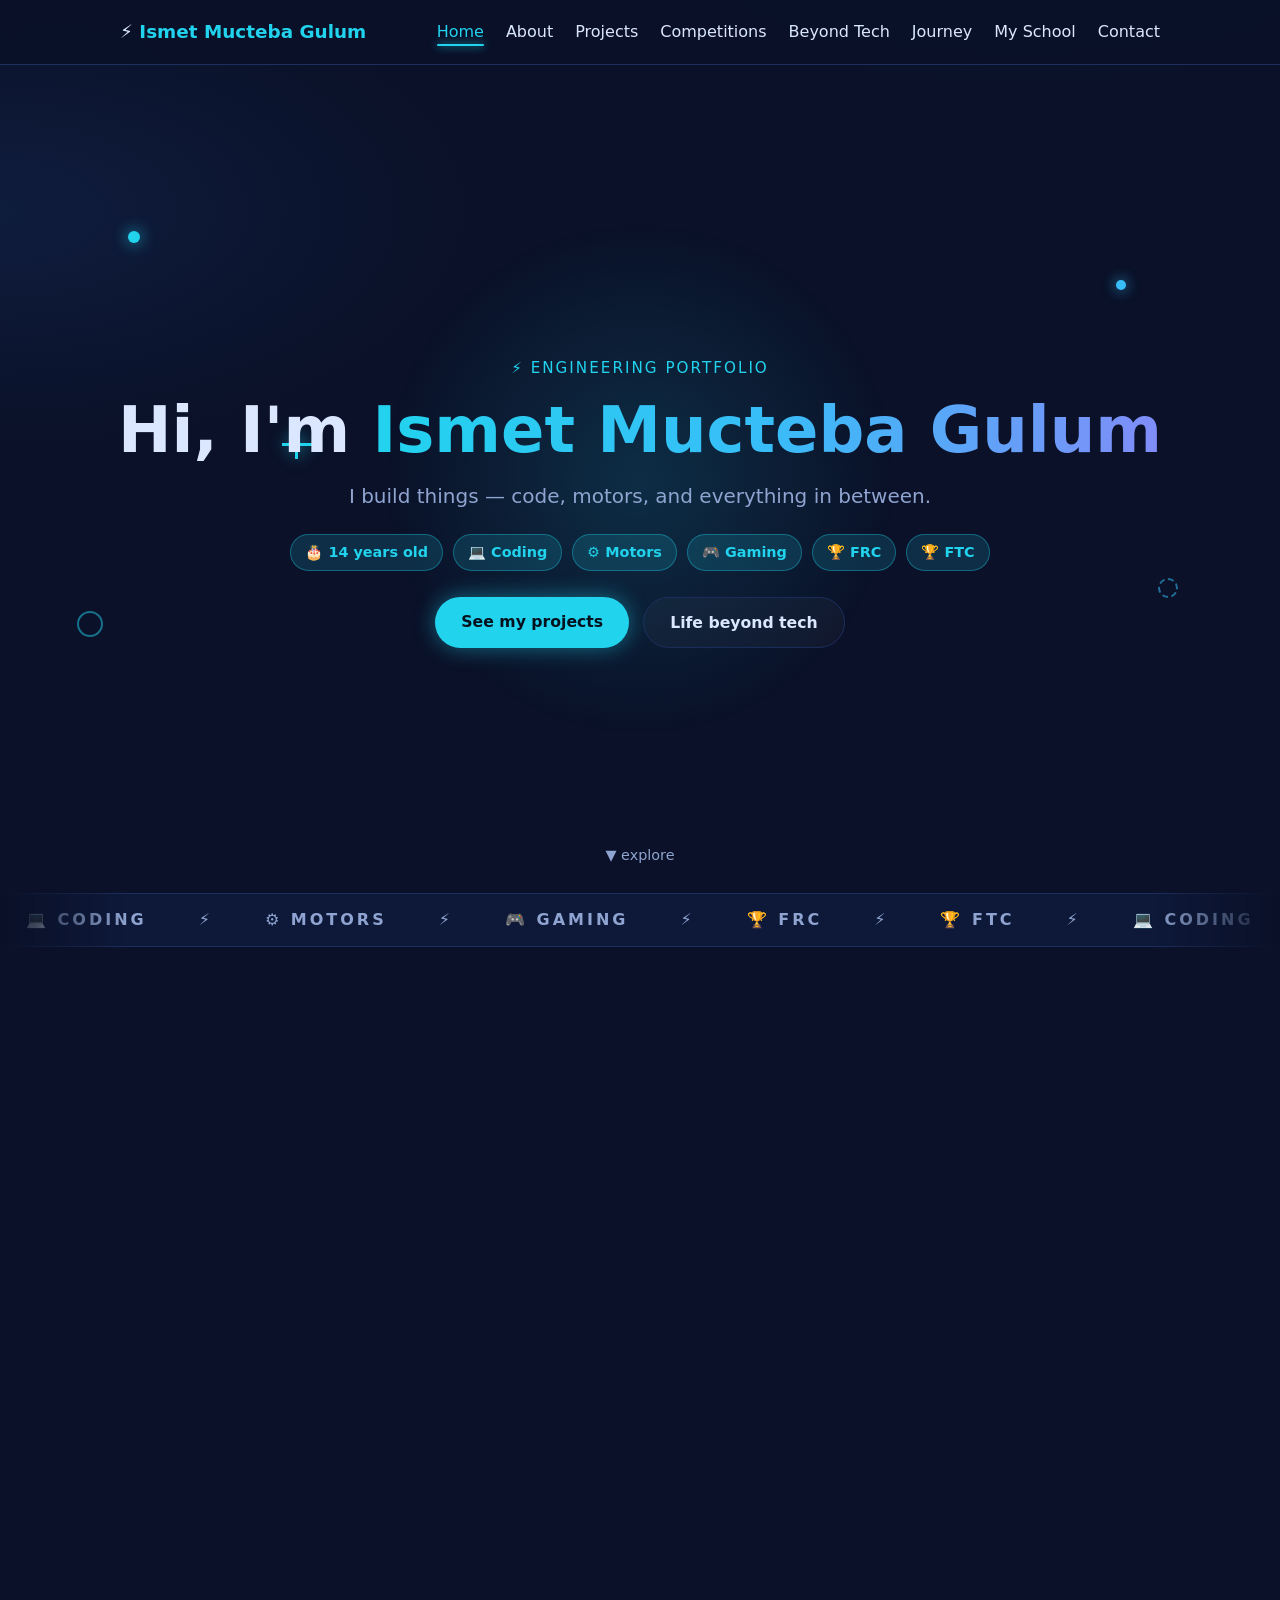
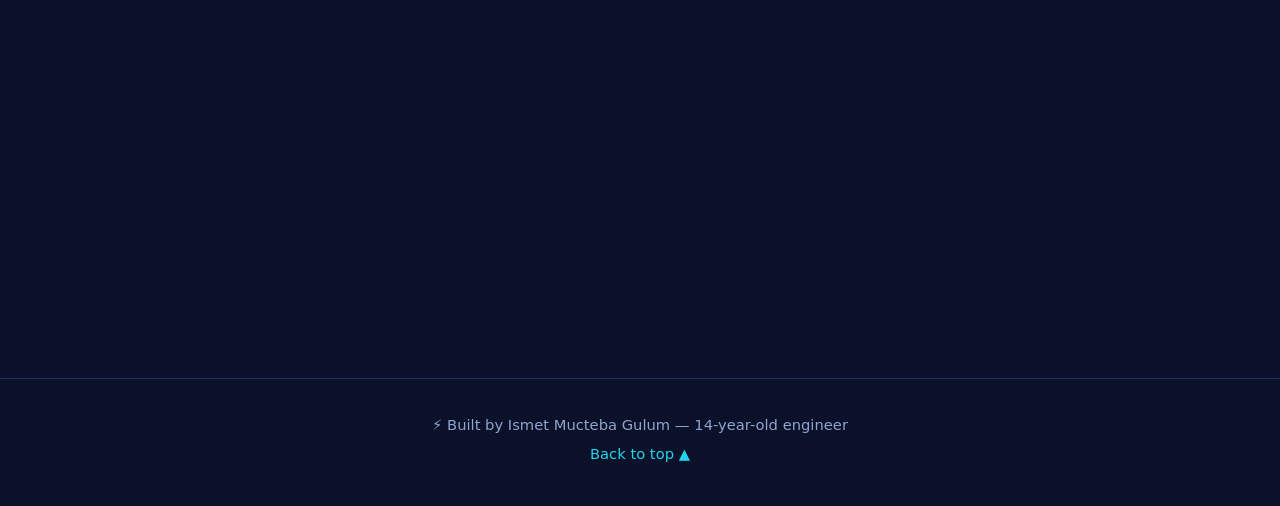
<file: index.html>
<!DOCTYPE html>
<html lang="en">
<head>
  <meta charset="UTF-8" />
  <meta name="viewport" content="width=device-width, initial-scale=1.0" />
  <meta name="theme-color" content="#0a1128" />
  <title>Ismet Mucteba Gulum — Engineering Portfolio</title>
  <meta name="description" content="Portfolio of Ismet Mucteba Gulum, 14-year-old builder into coding, motors, and gaming." />

  <!-- favicon -->
  <link rel="icon" href="data:image/svg+xml,<svg xmlns='http://www.w3.org/2000/svg' viewBox='0 0 100 100'><text y='.9em' font-size='90'>⚡</text></svg>" />

  <!-- speed up page switching -->
  <link rel="prefetch" href="about.html" />
  <link rel="prefetch" href="projects.html" />
  <link rel="prefetch" href="competitions.html" />
  <link rel="prefetch" href="beyond.html" />

  <link rel="stylesheet" href="css/style.css" />
  <!-- if JavaScript is off, just show everything -->
  <noscript><style>.reveal { opacity: 1 !important; transform: none !important; filter: none !important; }</style></noscript>
</head>
<body>

  <!-- scroll progress bar -->
  <div class="progress" id="progressBar" aria-hidden="true"></div>

  <!-- ==========================================================
       EDIT ME #1 — your real name "Ismet Mucteba Gulum" is set here
       (logo, title, hero, footer). Edit this file to change it.
       ========================================================== -->
  <header class="nav" id="top">
    <nav class="nav-inner">
      <a href="index.html" class="logo">⚡ <span>Ismet Mucteba Gulum</span></a>
      <button class="nav-toggle" id="navToggle" aria-label="Open menu">☰</button>
      <ul class="nav-links" id="navLinks">
        <li><a href="index.html" class="active">Home</a></li>
        <li><a href="about.html">About</a></li>
        <li><a href="projects.html">Projects</a></li>
        <li><a href="competitions.html">Competitions</a></li>
        <li><a href="beyond.html">Beyond Tech</a></li>
        <li><a href="journey.html">Journey</a></li>
        <li><a href="school.html">My School</a></li>
        <li><a href="contact.html">Contact</a></li>
      </ul>
    </nav>
  </header>

  <!-- HERO -->
  <section class="hero reveal">
    <div class="hero-glow-wrap" data-parallax="-0.18">
      <div class="hero-glow"></div>
    </div>

    <span class="shape shape-1"><span class="shape-inner"></span></span>
    <span class="shape shape-2"><span class="shape-inner"></span></span>
    <span class="shape shape-3"><span class="shape-inner"></span></span>
    <span class="shape shape-4"><span class="shape-inner"></span></span>
    <span class="shape shape-5"><span class="shape-inner"></span></span>

    <div class="hero-stack" data-parallax="0.07">
      <p class="hero-eyebrow">⚡ Engineering Portfolio</p>
      <!-- EDIT ME #2 — change the name below -->
      <h1>Hi, I'm <span class="accent">Ismet Mucteba Gulum</span></h1>
      <p class="hero-sub">I build things — code, motors, and everything in between.</p>
      <div class="badge-row">
        <span class="badge">🎂 14 years old</span>
        <span class="badge">💻 Coding</span>
        <span class="badge">⚙️ Motors</span>
        <span class="badge">🎮 Gaming</span>
        <span class="badge">🏆 FRC</span>
        <span class="badge">🏆 FTC</span>
      </div>
      <div class="hero-buttons">
        <a class="btn btn-primary" href="projects.html">See my projects</a>
        <a class="btn btn-ghost" href="beyond.html">Life beyond tech</a>
      </div>
    </div>
    <a class="scroll-cue" href="#explore">▼ explore</a>
  </section>

  <!-- scrolling keyword strip -->
  <div class="marquee" aria-hidden="true">
    <div class="marquee-track">
      <div class="marquee-half">
        <span>💻 CODING</span><span>⚡</span><span>⚙️ MOTORS</span><span>⚡</span>
        <span>🎮 GAMING</span><span>⚡</span><span>🏆 FRC</span><span>⚡</span>
        <span>🏆 FTC</span><span>⚡</span>
      </div>
      <div class="marquee-half">
        <span>💻 CODING</span><span>⚡</span><span>⚙️ MOTORS</span><span>⚡</span>
        <span>🎮 GAMING</span><span>⚡</span><span>🏆 FRC</span><span>⚡</span>
        <span>🏆 FTC</span><span>⚡</span>
      </div>
    </div>
  </div>

  <!-- EXPLORE — pick a page (the site is multi-page, not one long scroll!) -->
  <section id="explore" class="section reveal">
    <h2 class="section-title">Explore My Site</h2>
    <p class="section-hint">Every part lives on its own page — click to switch.</p>
    <div class="explore-grid">
      <a class="explore-card reveal" href="about.html">
        <span class="explore-icon">👋</span>
        <h3>About Me</h3>
        <p>Who I am, my age, and what I work with.</p>
        <span class="explore-go">Open →</span>
      </a>
      <a class="explore-card reveal" href="projects.html">
        <span class="explore-icon">🛠️</span>
        <h3>Projects</h3>
        <p>My builds — code, motors, and whatever I'm making.</p>
        <span class="explore-go">Open →</span>
      </a>
      <a class="explore-card reveal" href="beyond.html">
        <span class="explore-icon">🎮</span>
        <h3>Beyond Tech</h3>
        <p>Gaming and the rest of my life outside building.</p>
        <span class="explore-go">Open →</span>
      </a>
      <a class="explore-card reveal" href="competitions.html">
        <span class="explore-icon">🏆</span>
        <h3>Competitions</h3>
        <p>FRC &amp; FTC — the FIRST robotics I compete with.</p>
        <span class="explore-go">Open →</span>
      </a>
      <a class="explore-card reveal" href="journey.html">
        <span class="explore-icon">🗺️</span>
        <h3>My Journey</h3>
        <p>Milestones from first spark to where I am now.</p>
        <span class="explore-go">Open →</span>
      </a>
      <a class="explore-card reveal" href="school.html">
        <span class="explore-icon">🏫</span>
        <h3>My School</h3>
        <p>Harmony Science Academy + a live map.</p>
        <span class="explore-go">Open →</span>
      </a>
      <a class="explore-card reveal" href="contact.html">
        <span class="explore-icon">📧</span>
        <h3>Contact</h3>
        <p>Say hi or join me on a build.</p>
        <span class="explore-go">Open →</span>
      </a>
    </div>
  </section>

  <footer class="footer">
    <p>⚡ Built by <span>Ismet Mucteba Gulum</span> — 14-year-old engineer</p>
    <p><a href="#top">Back to top ▲</a></p>
  </footer>

  <!-- back to top floating button -->
  <a href="#top" class="to-top" id="toTop" aria-label="Back to top">▲</a>

  <script src="js/main.js"></script>
</body>
</html>
</file>
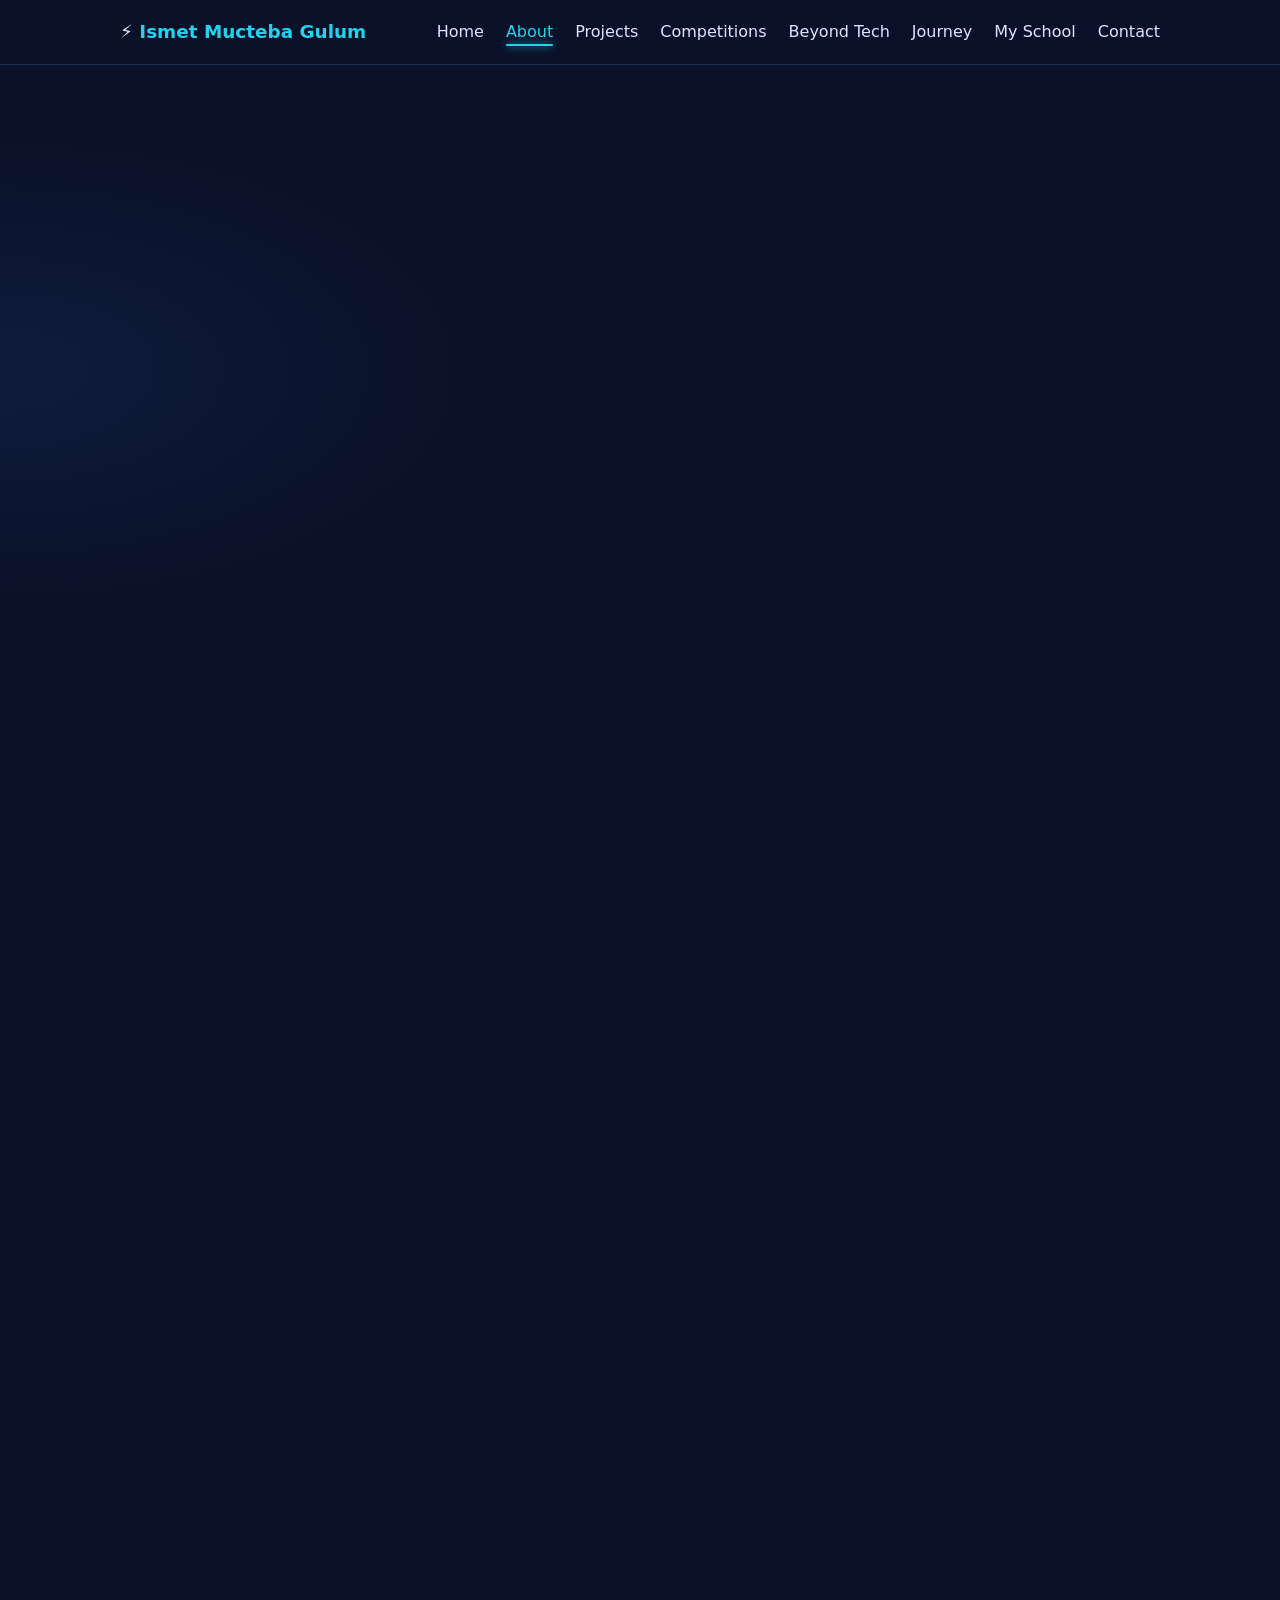
<file: about.html>
<!DOCTYPE html>
<html lang="en">
<head>
  <meta charset="UTF-8" />
  <meta name="viewport" content="width=device-width, initial-scale=1.0" />
  <meta name="theme-color" content="#0a1128" />
  <title>About — Ismet Mucteba Gulum</title>
  <meta name="description" content="About Ismet Mucteba Gulum, 14-year-old builder into coding, motors, and gaming at Harmony Science Academy." />

  <link rel="icon" href="data:image/svg+xml,<svg xmlns='http://www.w3.org/2000/svg' viewBox='0 0 100 100'><text y='.9em' font-size='90'>👋</text></svg>" />

  <!-- speed up page switching -->
  <link rel="prefetch" href="index.html" />
  <link rel="prefetch" href="projects.html" />
  <link rel="prefetch" href="journey.html" />

  <link rel="stylesheet" href="css/style.css" />
  <noscript><style>.reveal { opacity: 1 !important; transform: none !important; filter: none !important; }</style></noscript>
</head>
<body>

  <div class="progress" id="progressBar" aria-hidden="true"></div>

  <header class="nav" id="top">
    <nav class="nav-inner">
      <a href="index.html" class="logo">⚡ <span>Ismet Mucteba Gulum</span></a>
      <button class="nav-toggle" id="navToggle" aria-label="Open menu">☰</button>
      <ul class="nav-links" id="navLinks">
        <li><a href="index.html">Home</a></li>
        <li><a href="about.html" class="active">About</a></li>
        <li><a href="projects.html">Projects</a></li>
        <li><a href="competitions.html">Competitions</a></li>
        <li><a href="beyond.html">Beyond Tech</a></li>
        <li><a href="journey.html">Journey</a></li>
        <li><a href="school.html">My School</a></li>
        <li><a href="contact.html">Contact</a></li>
      </ul>
    </nav>
  </header>

  <section class="hero page-hero reveal">
    <p class="hero-eyebrow">👋 About</p>
    <h1>Who I Am</h1>
    <p class="hero-sub">14-year-old builder — coding, motors, and a lot more.</p>
  </section>

  <section class="section reveal">
    <h2 class="section-title">About Me</h2>
    <div class="card about-card">
      <!-- EDIT ME — replace this paragraph with your real story -->
      <p>
        I'm <strong>Ismet Mucteba Gulum</strong>, a <strong>14-year-old</strong> student at
        <a href="school.html">Harmony Science Academy</a>. I love taking ideas and turning
        them into real things — programs that run and builds that work.
      </p>
      <p>
        When I'm not building, I'm gaming or doing <a href="beyond.html">everything else
        on my Beyond Tech page</a>. I also build robots for <a href="competitions.html">FRC &amp; FTC
        competitions</a>. This site is my growing portfolio.
      </p>
    </div>
  </section>

  <section class="section reveal">
    <h2 class="section-title">What I'm Into</h2>
    <div class="grid-3">
      <div class="card skill-card reveal">
        <div class="skill-icon tilt">💻</div>
        <h3>Coding</h3>
        <p>Writing programs, games, and websites — making software that solves problems.</p>
      </div>
      <div class="card skill-card reveal">
        <div class="skill-icon tilt">⚙️</div>
        <h3>Motors &amp; Mechanics</h3>
        <p>Motors, gears, and moving parts — projects that spin, roll, and power up.</p>
      </div>
      <div class="card skill-card reveal">
        <div class="skill-icon tilt">🎮</div>
        <h3>Gaming &amp; More</h3>
        <p>What I do when I'm not building — games and everything else on my <a href="beyond.html">Beyond Tech page</a>.</p>
      </div>
    </div>
  </section>

  <footer class="footer">
    <p>⚡ Built by <span>Ismet Mucteba Gulum</span> — 14-year-old engineer</p>
    <p><a href="index.html">Home ▲</a></p>
  </footer>

  <a href="#top" class="to-top" id="toTop" aria-label="Back to top">▲</a>

  <script src="js/main.js"></script>
</body>
</html>
</file>
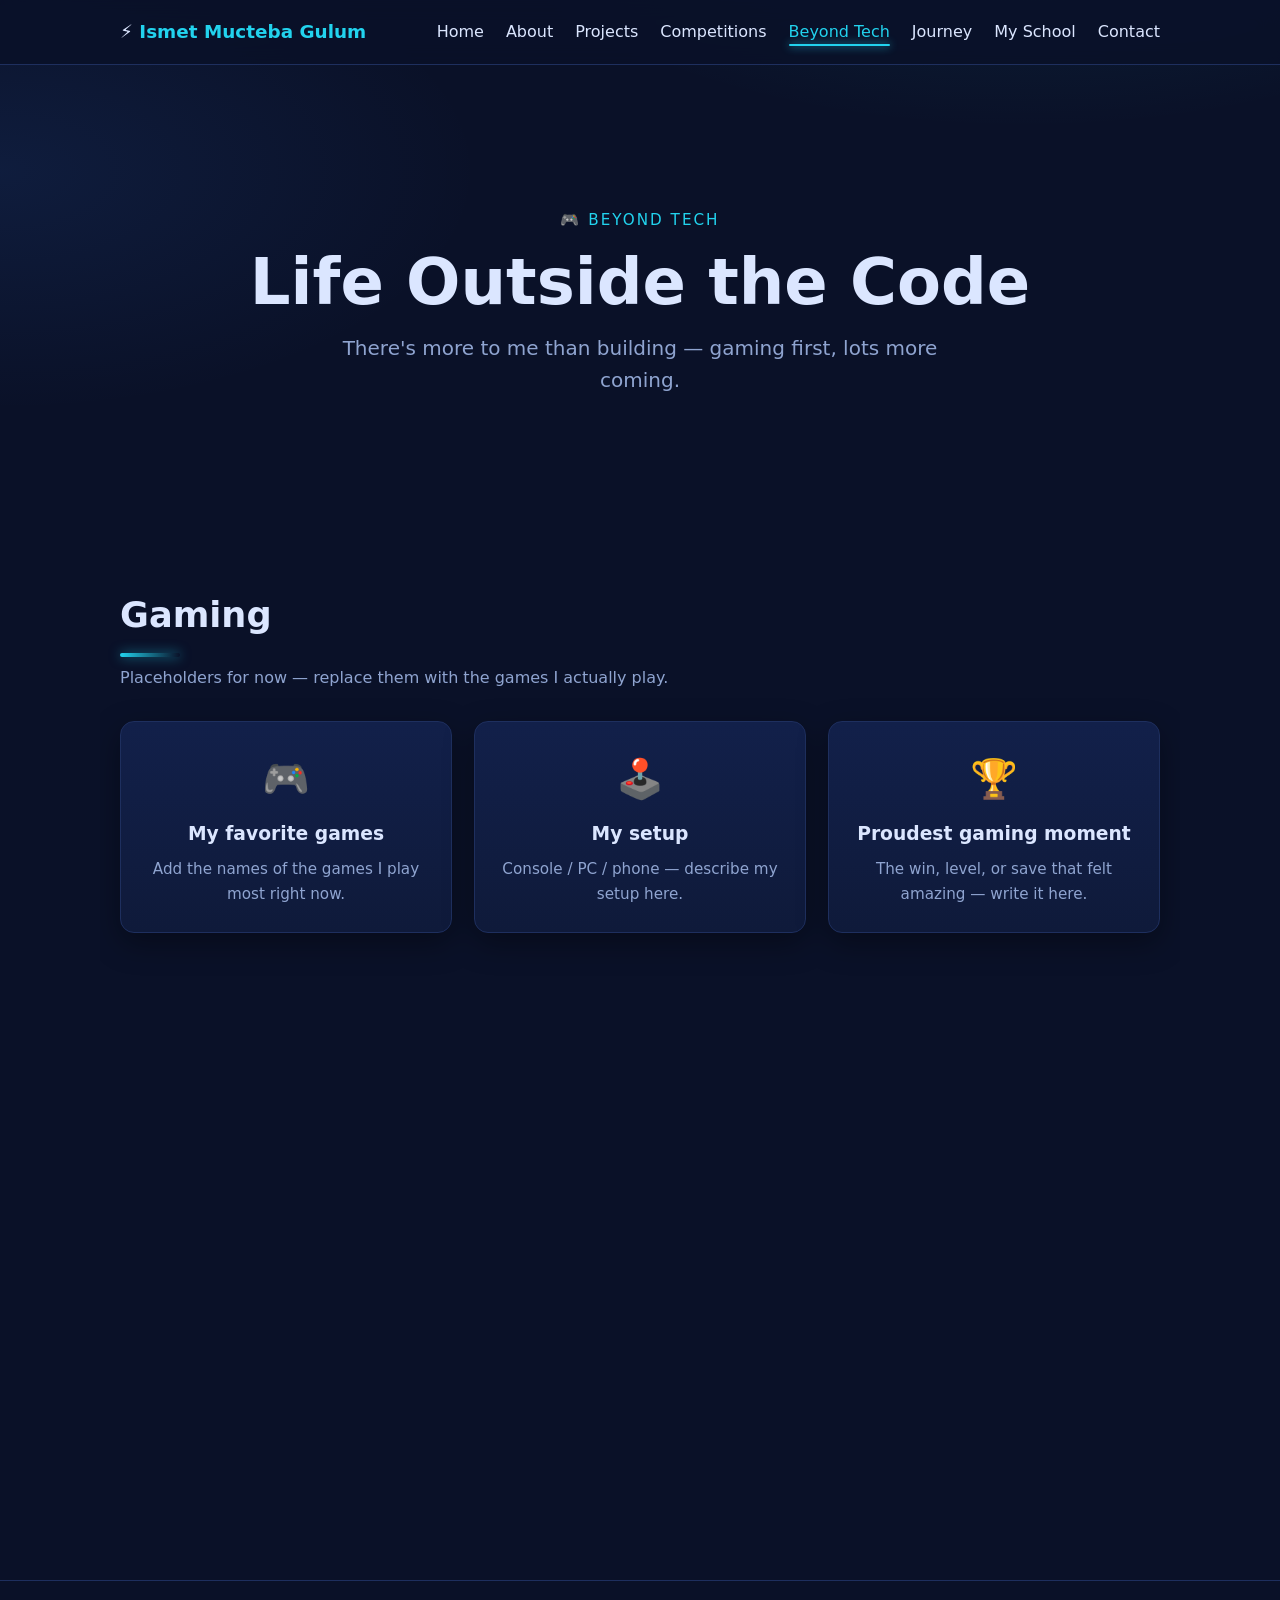
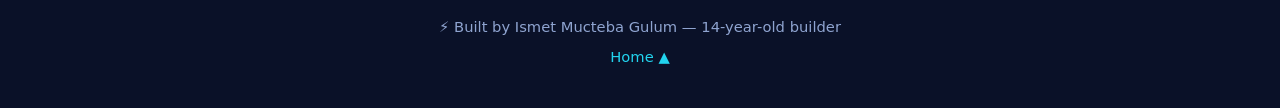
<file: beyond.html>
<!DOCTYPE html>
<html lang="en">
<head>
  <meta charset="UTF-8" />
  <meta name="viewport" content="width=device-width, initial-scale=1.0" />
  <meta name="theme-color" content="#0a1128" />
  <title>Beyond Tech — Ismet Mucteba Gulum</title>
  <meta name="description" content="The rest of Ismet Mucteba Gulum: gaming, hobbies, and life outside tech." />

  <link rel="icon" href="data:image/svg+xml,<svg xmlns='http://www.w3.org/2000/svg' viewBox='0 0 100 100'><text y='.9em' font-size='90'>🎮</text></svg>" />

  <!-- speed up page switching -->
  <link rel="prefetch" href="index.html" />
  <link rel="prefetch" href="competitions.html" />
  <link rel="prefetch" href="projects.html" />

  <link rel="stylesheet" href="css/style.css" />
  <noscript><style>.reveal { opacity: 1 !important; transform: none !important; filter: none !important; }</style></noscript>
</head>
<body>

  <div class="progress" id="progressBar" aria-hidden="true"></div>

  <header class="nav" id="top">
    <nav class="nav-inner">
      <a href="index.html" class="logo">⚡ <span>Ismet Mucteba Gulum</span></a>
      <button class="nav-toggle" id="navToggle" aria-label="Open menu">☰</button>
      <ul class="nav-links" id="navLinks">
        <li><a href="index.html">Home</a></li>
        <li><a href="about.html">About</a></li>
        <li><a href="projects.html">Projects</a></li>
        <li><a href="competitions.html">Competitions</a></li>
        <li><a href="beyond.html" class="active">Beyond Tech</a></li>
        <li><a href="journey.html">Journey</a></li>
        <li><a href="school.html">My School</a></li>
        <li><a href="contact.html">Contact</a></li>
      </ul>
    </nav>
  </header>

  <section class="hero page-hero reveal">
    <p class="hero-eyebrow">🎮 Beyond Tech</p>
    <h1>Life Outside the Code</h1>
    <p class="hero-sub">There's more to me than building — gaming first, lots more coming.</p>
  </section>

  <section class="section reveal">
    <h2 class="section-title">Gaming</h2>
    <p class="section-hint">
      <!-- EDIT ME — fill these in with your real favorites -->
      Placeholders for now — replace them with the games I actually play.
    </p>
    <div class="grid-3">
      <div class="card skill-card reveal">
        <div class="skill-icon tilt">🎮</div>
        <h3>My favorite games</h3>
        <p>Add the names of the games I play most right now.</p>
      </div>
      <div class="card skill-card reveal">
        <div class="skill-icon tilt">🕹️</div>
        <h3>My setup</h3>
        <p>Console / PC / phone — describe my setup here.</p>
      </div>
      <div class="card skill-card reveal">
        <div class="skill-icon tilt">🏆</div>
        <h3>Proudest gaming moment</h3>
        <p>The win, level, or save that felt amazing — write it here.</p>
      </div>
    </div>
  </section>

  <section class="section reveal">
    <h2 class="section-title">Hobbies — coming soon</h2>
    <p class="section-hint">
      <!-- EDIT ME — same grey trick as the Projects page: add a photo
           to each cover and rename the placeholder titles -->
      I'll add photos of my other interests here — sports, music, art, places I love.
    </p>
    <div class="grid-3">
      <article class="card project-card reveal">
        <div class="project-cover tilt"><span class="cover-emoji">🎨</span></div>
        <h4>Hobby placeholder 1</h4>
        <p class="project-desc">Add a photo and a sentence here.</p>
      </article>
      <article class="card project-card reveal">
        <div class="project-cover tilt"><span class="cover-emoji">⚽</span></div>
        <h4>Hobby placeholder 2</h4>
        <p class="project-desc">Add a photo and a sentence here.</p>
      </article>
      <article class="card project-card reveal">
        <div class="project-cover tilt"><span class="cover-emoji">🎵</span></div>
        <h4>Hobby placeholder 3</h4>
        <p class="project-desc">Add a photo and a sentence here.</p>
      </article>
    </div>
  </section>

  <footer class="footer">
    <p>⚡ Built by <span>Ismet Mucteba Gulum</span> — 14-year-old builder</p>
    <p><a href="index.html">Home ▲</a></p>
  </footer>

  <a href="#top" class="to-top" id="toTop" aria-label="Back to top">▲</a>

  <script src="js/main.js"></script>
</body>
</html>
</file>
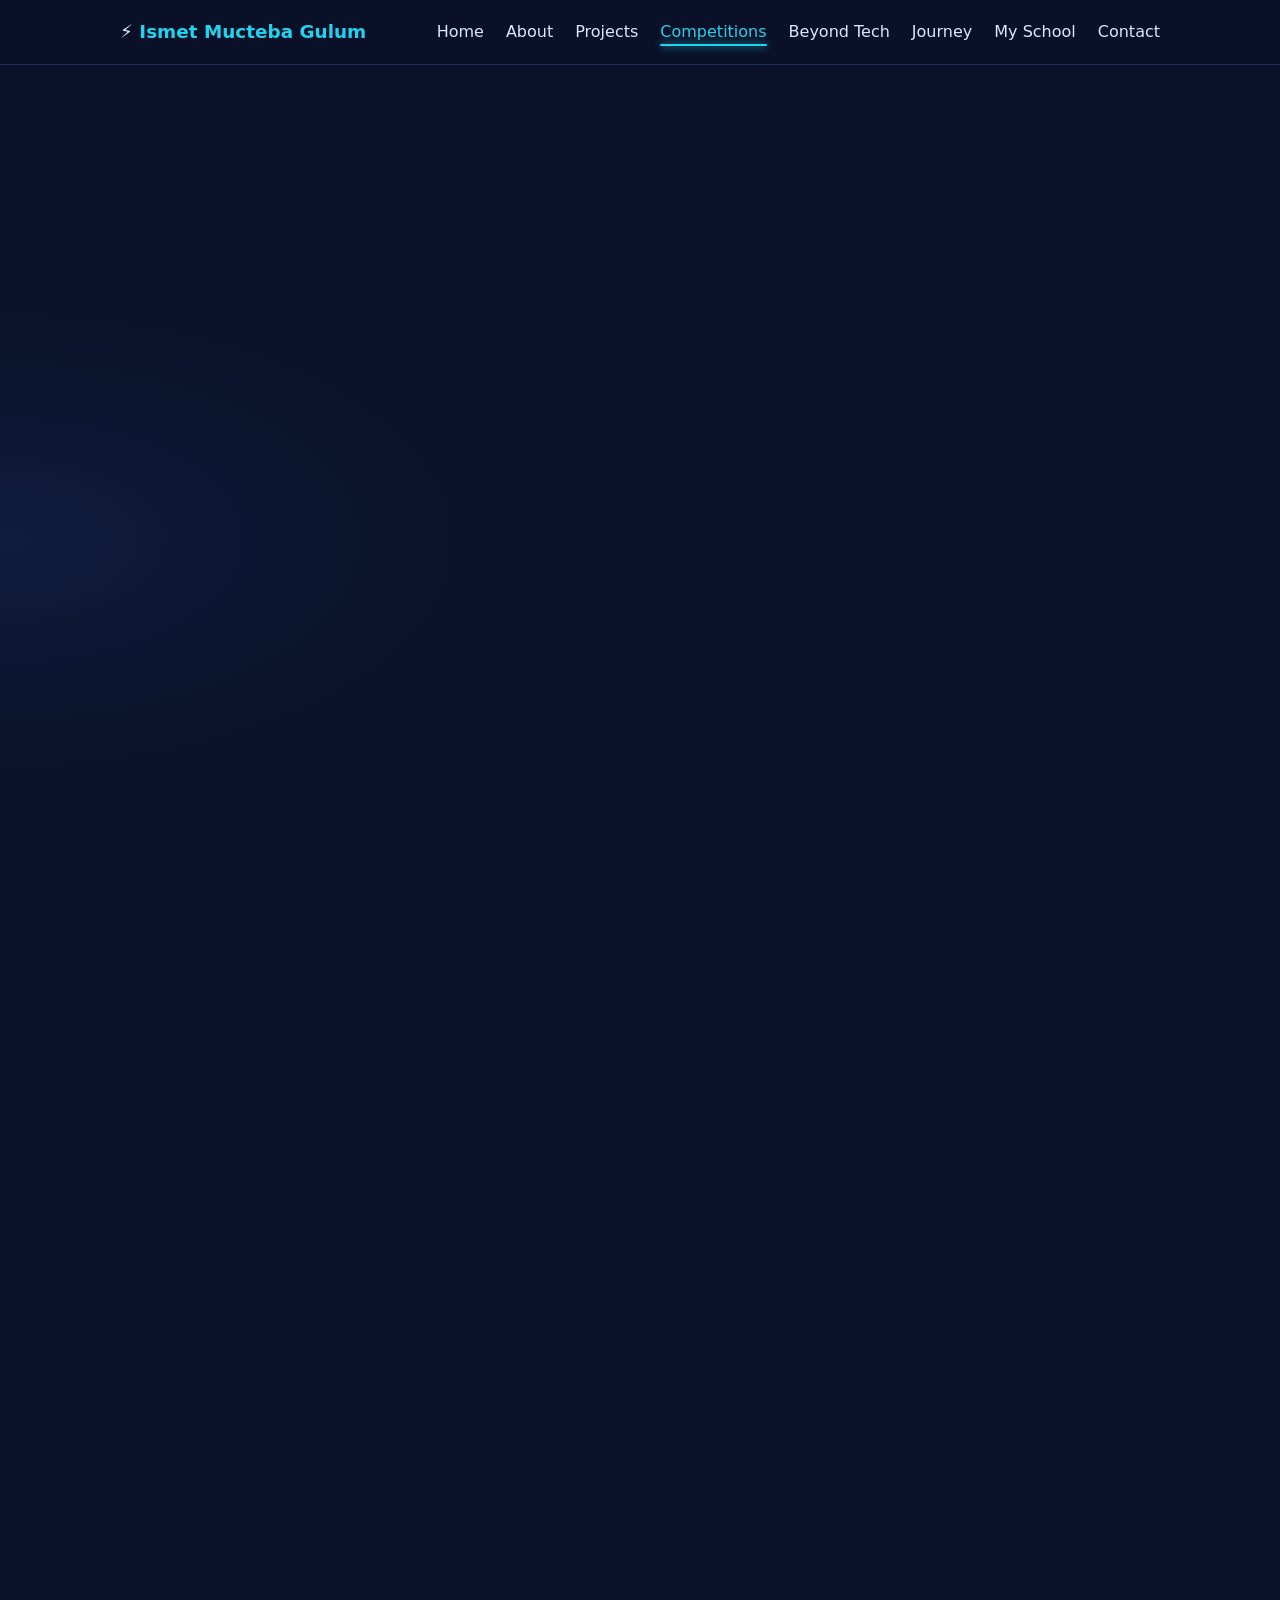
<file: competitions.html>
<!DOCTYPE html>
<html lang="en">
<head>
  <meta charset="UTF-8" />
  <meta name="viewport" content="width=device-width, initial-scale=1.0" />
  <meta name="theme-color" content="#0a1128" />
  <title>Competitions — Ismet Mucteba Gulum (FRC &amp; FTC)</title>
  <meta name="description" content="Ismet Mucteba Gulum competes in FIRST robotics: FRC (FIRST Robotics Competition) and FTC (FIRST Tech Challenge)." />

  <link rel="icon" href="data:image/svg+xml,<svg xmlns='http://www.w3.org/2000/svg' viewBox='0 0 100 100'><text y='.9em' font-size='90'>🏆</text></svg>" />

  <!-- speed up page switching -->
  <link rel="prefetch" href="index.html" />
  <link rel="prefetch" href="beyond.html" />
  <link rel="prefetch" href="projects.html" />

  <link rel="stylesheet" href="css/style.css" />
  <noscript><style>.reveal { opacity: 1 !important; transform: none !important; filter: none !important; }</style></noscript>
</head>
<body>

  <div class="progress" id="progressBar" aria-hidden="true"></div>

  <header class="nav" id="top">
    <nav class="nav-inner">
      <a href="index.html" class="logo">⚡ <span>Ismet Mucteba Gulum</span></a>
      <button class="nav-toggle" id="navToggle" aria-label="Open menu">☰</button>
      <ul class="nav-links" id="navLinks">
        <li><a href="index.html">Home</a></li>
        <li><a href="about.html">About</a></li>
        <li><a href="projects.html">Projects</a></li>
        <li><a href="competitions.html" class="active">Competitions</a></li>
        <li><a href="beyond.html">Beyond Tech</a></li>
        <li><a href="journey.html">Journey</a></li>
        <li><a href="school.html">My School</a></li>
        <li><a href="contact.html">Contact</a></li>
      </ul>
    </nav>
  </header>

  <section class="hero page-hero reveal">
    <p class="hero-eyebrow">🏆 FIRST Robotics</p>
    <h1>My Competitions</h1>
    <p class="hero-sub">I build robots that compete — in FRC and FTC.</p>
    <div class="badge-row">
      <span class="badge">🏆 FRC — FIRST Robotics Competition</span>
      <span class="badge">🎯 FTC — FIRST Tech Challenge</span>
    </div>
  </section>

  <!-- What is FIRST -->
  <section class="section reveal">
    <h2 class="section-title">What is FIRST?</h2>
    <div class="card about-card">
      <p>
        <strong>FIRST</strong> stands for <strong>F</strong>or <strong>I</strong>nspiration and
        <strong>R</strong>ecognition of <strong>S</strong>cience and <strong>T</strong>echnology.
        It was founded by inventor Dean Kamen in 1989 to help young people fall in love with
        engineering. Teams build real robots, play a brand-new game every season, and — the
        best part for me — the <a href="https://www.firstinspires.org" target="_blank" rel="noopener">FIRST Championship</a>
        has been held in <strong>Houston since 2017</strong>. 🏆
      </p>
    </div>
  </section>

  <!-- FRC vs FTC -->
  <section class="section reveal">
    <h2 class="section-title">FRC vs FTC</h2>
    <p class="section-hint">Two competitions, two sizes of robot — same amount of brainpower.</p>
    <div class="grid-2">
      <div class="card cmp-card reveal">
        <span class="cmp-tag">High school</span>
        <h3>🏆 FRC — FIRST Robotics Competition</h3>
        <ul class="cmp-list">
          <li>🤖 Big robots — up to <strong>~125 lb</strong></li>
          <li>⏱️ A brand-new game every January + a <strong>6-week build season</strong></li>
          <li>🆚 <strong>3v3</strong> matches on a giant field</li>
          <li>🧠 Teams design, build, wire, and program everything themselves</li>
        </ul>
      </div>
      <div class="card cmp-card reveal">
        <span class="cmp-tag">Middle + high school · ages 12–18</span>
        <h3>🎯 FTC — FIRST Tech Challenge</h3>
        <ul class="cmp-list">
          <li>📦 Robot starts inside an <strong>18-inch cube</strong></li>
          <li>⚔️ <strong>2v2</strong> matches on a 12 ft × 12 ft field</li>
          <li>📱 Runs on an <strong>Android-powered Control Hub</strong></li>
          <li>🌱 A perfect stepping stone into FRC later</li>
        </ul>
      </div>
    </div>
  </section>

  <!-- MY TEAMS (placeholders) -->
  <section class="section reveal">
    <h2 class="section-title">My Teams</h2>
    <p class="section-hint">I am a builder for all — I help build the robots in FRC and FTC.</p>
    <div class="grid-3">
      <div class="card skill-card reveal">
        <div class="skill-icon">🏆</div>
        <h3>My FRC Team</h3>
        <p>My role: <strong>Builder</strong> — hands-on with the build team.</p>
      </div>
      <div class="card skill-card reveal">
        <div class="skill-icon">🎯</div>
        <h3>My FTC Team</h3>
        <p>My role: <strong>Builder</strong> — same energy, smaller robot.</p>
      </div>
      <div class="card skill-card reveal">
        <div class="skill-icon">🛠️</div>
        <h3>What I do</h3>
        <p>I'm a builder for all — wrench in hand, learning as I go.</p>
      </div>
    </div>
  </section>

  <footer class="footer">
    <p>⚡ Built by <span>Ismet Mucteba Gulum</span> — 14-year-old engineer</p>
    <p><a href="index.html">Home ▲</a></p>
  </footer>

  <a href="#top" class="to-top" id="toTop" aria-label="Back to top">▲</a>

  <script src="js/main.js"></script>
</body>
</html>
</file>
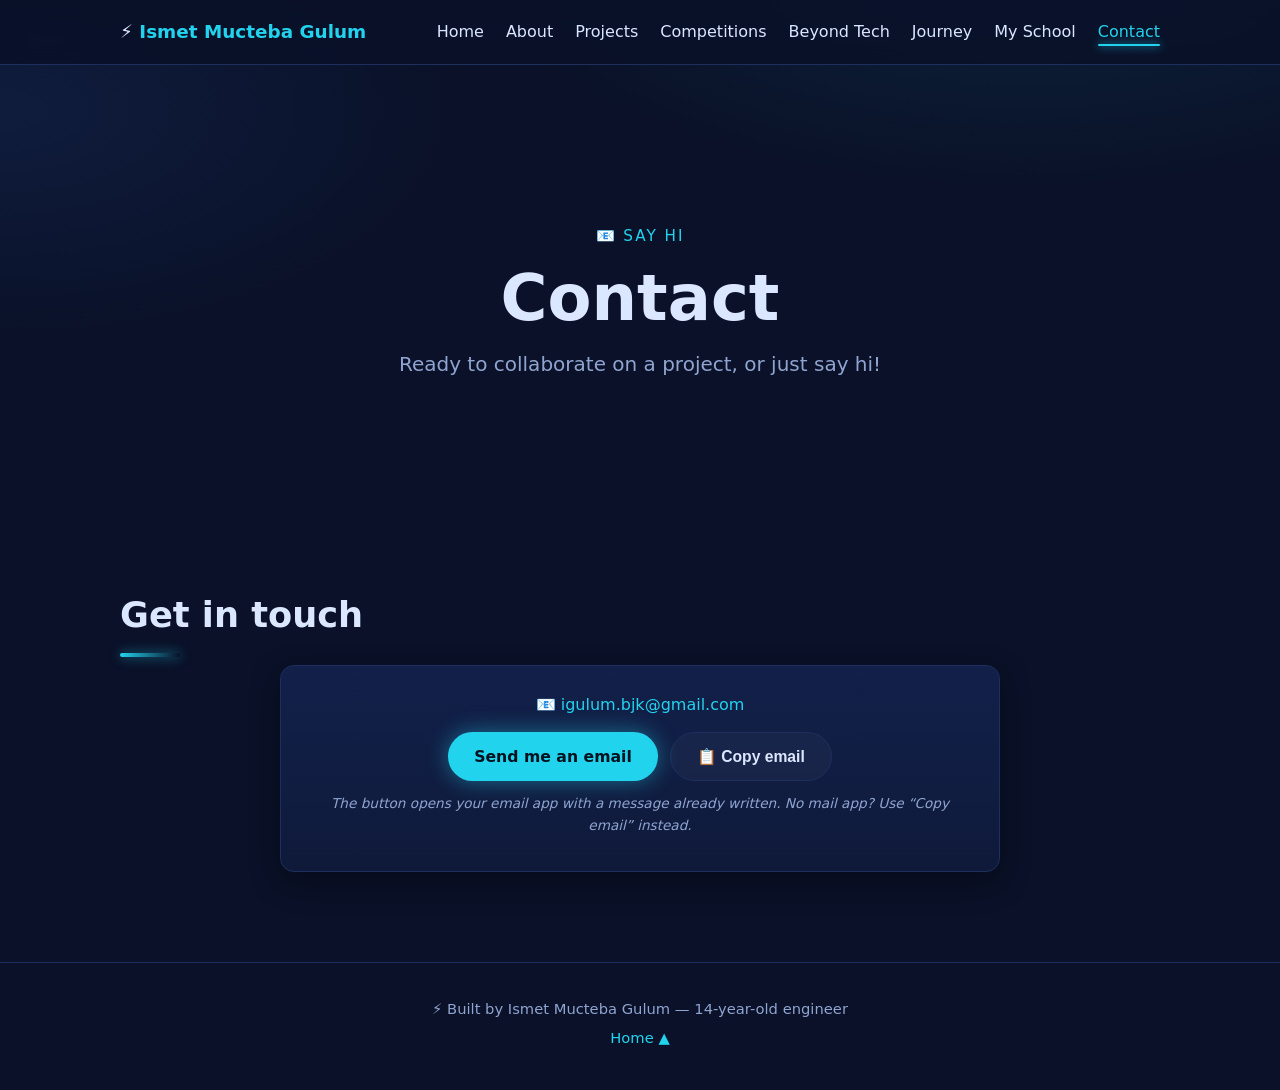
<file: contact.html>
<!DOCTYPE html>
<html lang="en">
<head>
  <meta charset="UTF-8" />
  <meta name="viewport" content="width=device-width, initial-scale=1.0" />
  <meta name="theme-color" content="#0a1128" />
  <title>Contact — Ismet Mucteba Gulum</title>
  <meta name="description" content="Get in touch with Ismet Mucteba Gulum." />

  <link rel="icon" href="data:image/svg+xml,<svg xmlns='http://www.w3.org/2000/svg' viewBox='0 0 100 100'><text y='.9em' font-size='90'>📧</text></svg>" />

  <!-- speed up page switching -->
  <link rel="prefetch" href="index.html" />
  <link rel="prefetch" href="journey.html" />
  <link rel="prefetch" href="beyond.html" />

  <link rel="stylesheet" href="css/style.css" />
  <noscript><style>.reveal { opacity: 1 !important; transform: none !important; filter: none !important; }</style></noscript>
</head>
<body>

  <div class="progress" id="progressBar" aria-hidden="true"></div>

  <header class="nav" id="top">
    <nav class="nav-inner">
      <a href="index.html" class="logo">⚡ <span>Ismet Mucteba Gulum</span></a>
      <button class="nav-toggle" id="navToggle" aria-label="Open menu">☰</button>
      <ul class="nav-links" id="navLinks">
        <li><a href="index.html">Home</a></li>
        <li><a href="about.html">About</a></li>
        <li><a href="projects.html">Projects</a></li>
        <li><a href="competitions.html">Competitions</a></li>
        <li><a href="beyond.html">Beyond Tech</a></li>
        <li><a href="journey.html">Journey</a></li>
        <li><a href="school.html">My School</a></li>
        <li><a href="contact.html" class="active">Contact</a></li>
      </ul>
    </nav>
  </header>

  <section class="hero page-hero reveal">
    <p class="hero-eyebrow">📧 Say hi</p>
    <h1>Contact</h1>
    <p class="hero-sub">Ready to collaborate on a project, or just say hi!</p>
  </section>

  <section class="section reveal">
    <h2 class="section-title">Get in touch</h2>
    <div class="card contact-card">
      <!-- EDIT ME — replace with your real email (only share it if you're okay with others seeing it) -->
      <p>📧 <a href="mailto:igulum.bjk@gmail.com?subject=Hi%20Ismet!&body=Hi%20Ismet%2C%0A%0AI%20found%20your%20portfolio%20online%20and%20wanted%20to%20say%20hi!">igulum.bjk@gmail.com</a></p>
      <div class="contact-buttons">
        <a class="btn btn-primary" id="emailBtn" href="mailto:igulum.bjk@gmail.com?subject=Hi%20Ismet!&body=Hi%20Ismet%2C%0A%0AI%20found%20your%20portfolio%20online%20and%20wanted%20to%20say%20hi!">Send me an email</a>
        <button class="btn btn-ghost" id="copyEmail" type="button">📋 Copy email</button>
      </div>
      <p class="contact-note">The button opens your email app with a message already written. No mail app? Use “Copy email” instead.</p>
    </div>
  </section>

  <footer class="footer">
    <p>⚡ Built by <span>Ismet Mucteba Gulum</span> — 14-year-old engineer</p>
    <p><a href="index.html">Home ▲</a></p>
  </footer>

  <a href="#top" class="to-top" id="toTop" aria-label="Back to top">▲</a>

  <script src="js/main.js"></script>
</body>
</html>
</file>
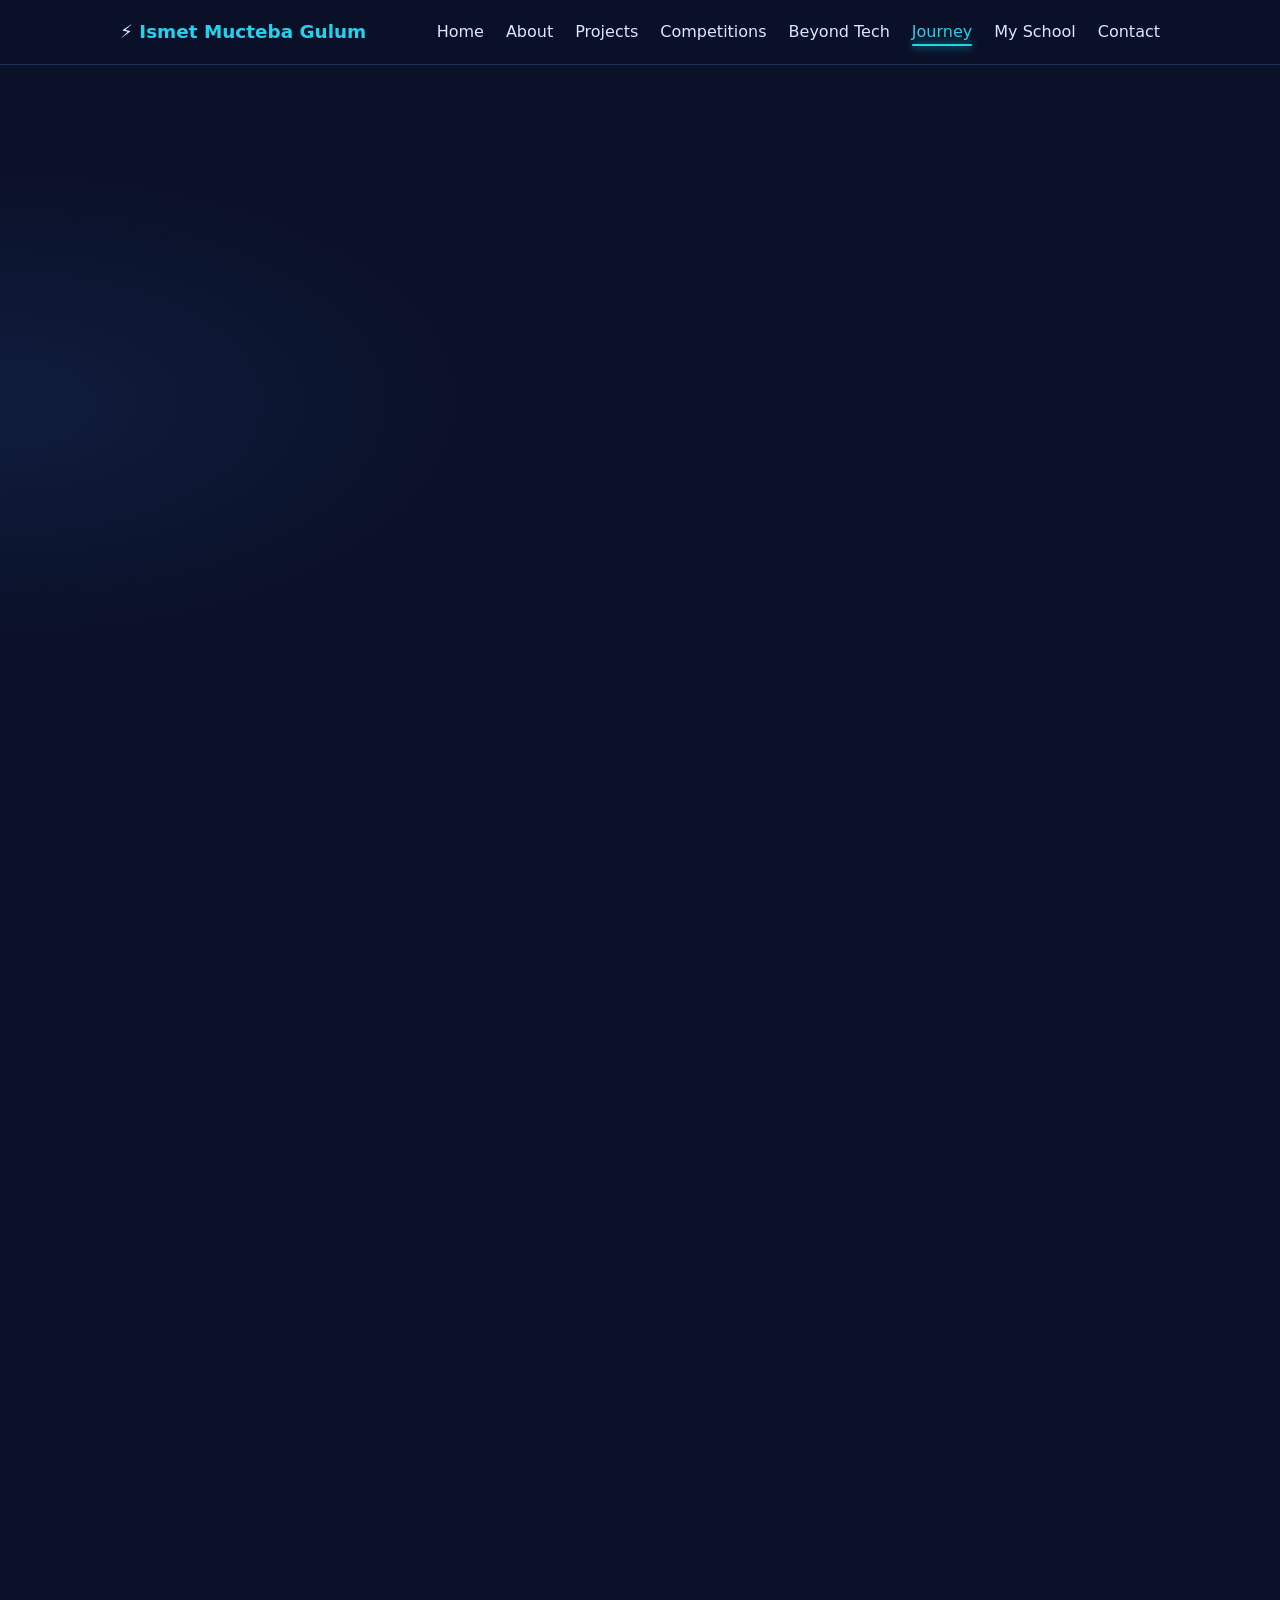
<file: journey.html>
<!DOCTYPE html>
<html lang="en">
<head>
  <meta charset="UTF-8" />
  <meta name="viewport" content="width=device-width, initial-scale=1.0" />
  <meta name="theme-color" content="#0a1128" />
  <title>Journey — Ismet Mucteba Gulum</title>
  <meta name="description" content="The journey of Ismet Mucteba Gulum — from first spark to where I am today." />

  <link rel="icon" href="data:image/svg+xml,<svg xmlns='http://www.w3.org/2000/svg' viewBox='0 0 100 100'><text y='.9em' font-size='90'>🗺️</text></svg>" />

  <!-- speed up page switching -->
  <link rel="prefetch" href="index.html" />
  <link rel="prefetch" href="school.html" />

  <link rel="stylesheet" href="css/style.css" />
  <noscript><style>.reveal { opacity: 1 !important; transform: none !important; filter: none !important; }</style></noscript>
</head>
<body>

  <div class="progress" id="progressBar" aria-hidden="true"></div>

  <header class="nav" id="top">
    <nav class="nav-inner">
      <a href="index.html" class="logo">⚡ <span>Ismet Mucteba Gulum</span></a>
      <button class="nav-toggle" id="navToggle" aria-label="Open menu">☰</button>
      <ul class="nav-links" id="navLinks">
        <li><a href="index.html">Home</a></li>
        <li><a href="about.html">About</a></li>
        <li><a href="projects.html">Projects</a></li>
        <li><a href="competitions.html">Competitions</a></li>
        <li><a href="beyond.html">Beyond Tech</a></li>
        <li><a href="journey.html" class="active">Journey</a></li>
        <li><a href="school.html">My School</a></li>
        <li><a href="contact.html">Contact</a></li>
      </ul>
    </nav>
  </header>

  <section class="hero page-hero reveal">
    <p class="hero-eyebrow">🗺️ Milestones</p>
    <h1>My Journey</h1>
    <p class="hero-sub">From my first spark of curiosity to where I am today.</p>
  </section>

  <section class="section reveal">
    <h2 class="section-title">Timeline</h2>
    <p class="section-hint">A few milestones so far — edit these with your real story.</p>
    <div class="timeline">
      <div class="tl-item reveal">
        <div class="tl-dot"></div>
        <div class="card tl-card">
          <h4>👀 Finding engineering</h4>
          <p>Where it all started — replace this with your first spark of interest.</p>
        </div>
      </div>
      <div class="tl-item reveal">
        <div class="tl-dot"></div>
        <div class="card tl-card">
          <h4>🛠️ First build</h4>
          <p>My first build or program — tell the story here.</p>
        </div>
      </div>
      <div class="tl-item reveal">
        <div class="tl-dot"></div>
        <div class="card tl-card">
          <h4>🏆 FIRST competitions</h4>
          <p>Joining FRC &amp; FTC — building robots that compete. <a href="competitions.html">See my competitions →</a></p>
        </div>
      </div>
      <div class="tl-item reveal">
        <div class="tl-dot"></div>
        <div class="card tl-card">
          <h4>🎮 Beyond tech</h4>
          <p>When I'm not building I'm gaming — and a lot more. <a href="beyond.html">See what I do outside tech →</a></p>
        </div>
      </div>
      <div class="tl-item reveal">
        <div class="tl-dot"></div>
        <div class="card tl-card">
          <h4>🏫 Harmony Science Academy</h4>
          <p>Where I go to school today. <a href="school.html">Check out my school page →</a></p>
        </div>
      </div>
      <div class="tl-item reveal">
        <div class="tl-dot"></div>
        <div class="card tl-card">
          <h4>🚀 What's next</h4>
          <p>A goal I'm working toward — add it here.</p>
        </div>
      </div>
    </div>
  </section>

  <footer class="footer">
    <p>⚡ Built by <span>Ismet Mucteba Gulum</span> — 14-year-old engineer</p>
    <p><a href="index.html">Home ▲</a></p>
  </footer>

  <a href="#top" class="to-top" id="toTop" aria-label="Back to top">▲</a>

  <script src="js/main.js"></script>
</body>
</html>
</file>
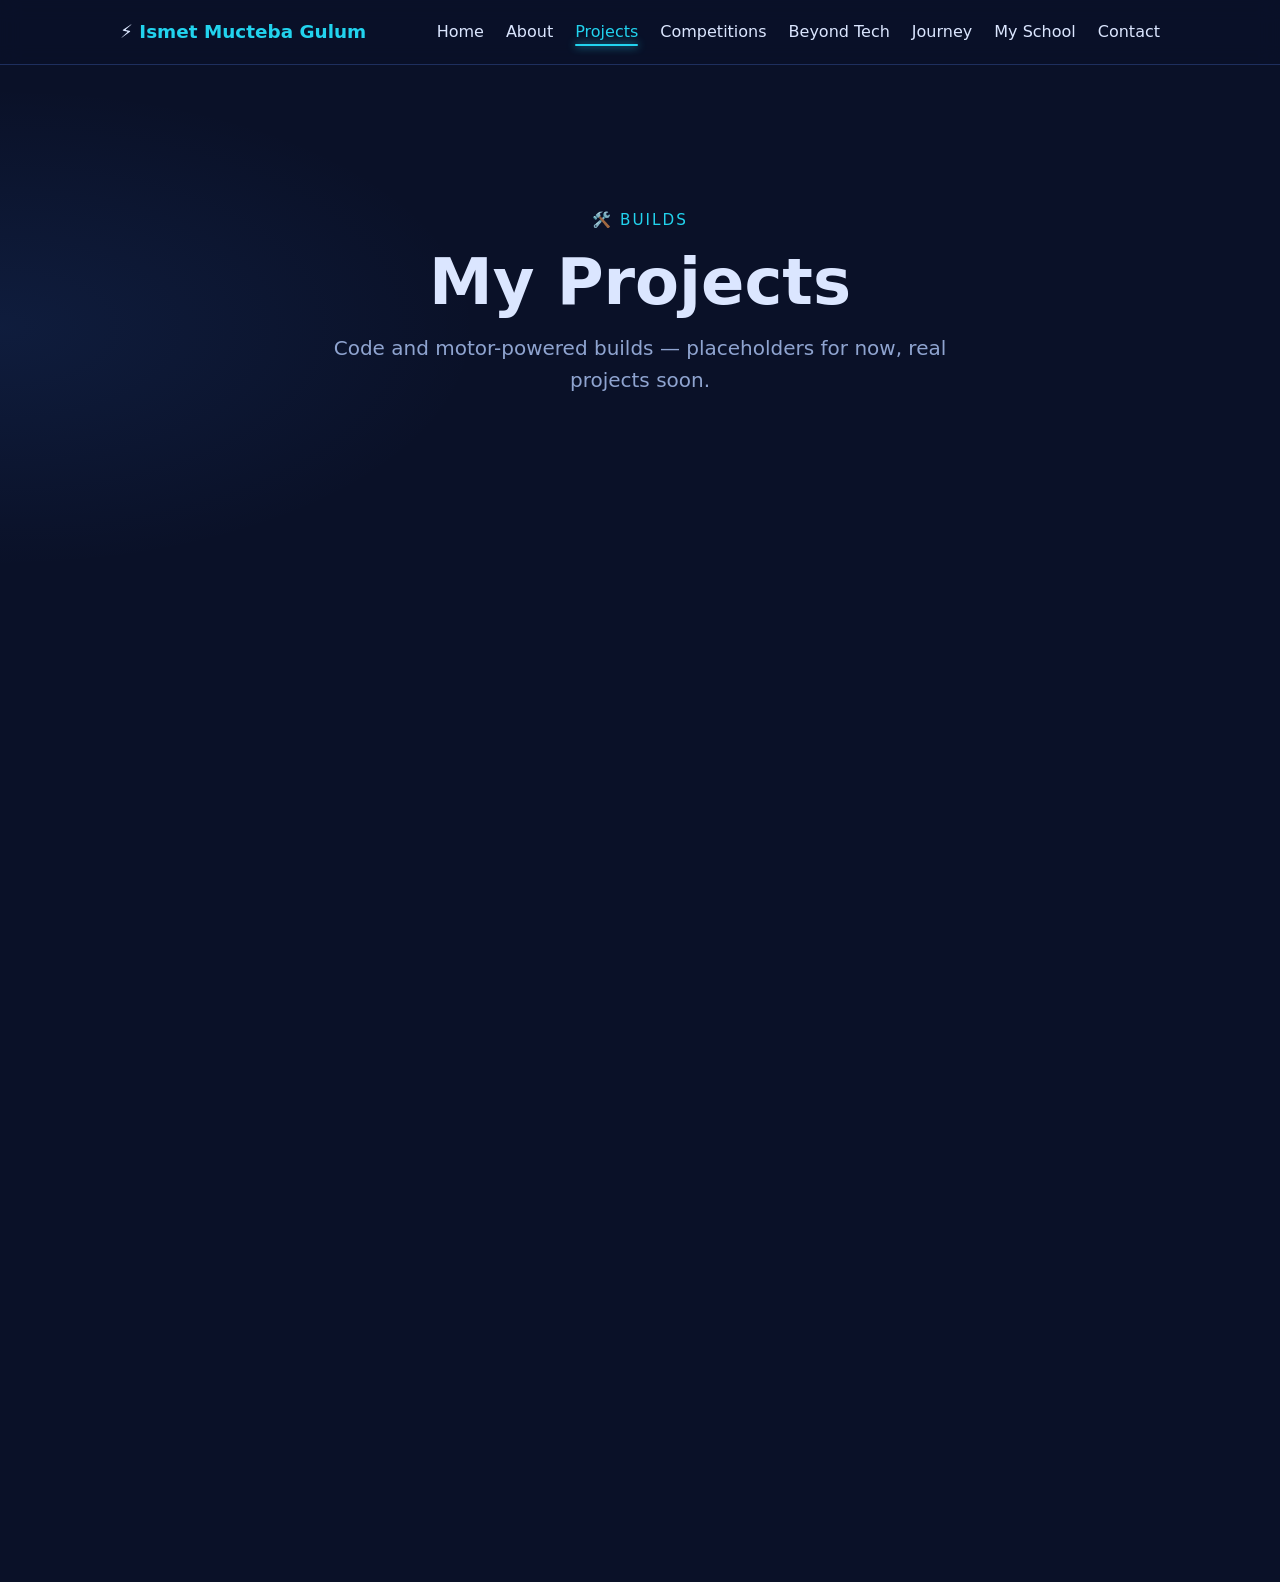
<file: projects.html>
<!DOCTYPE html>
<html lang="en">
<head>
  <meta charset="UTF-8" />
  <meta name="viewport" content="width=device-width, initial-scale=1.0" />
  <meta name="theme-color" content="#0a1128" />
  <title>Projects — Ismet Mucteba Gulum</title>
  <meta name="description" content="Coding and motor-powered projects by Ismet Mucteba Gulum." />

  <link rel="icon" href="data:image/svg+xml,<svg xmlns='http://www.w3.org/2000/svg' viewBox='0 0 100 100'><text y='.9em' font-size='90'>🛠️</text></svg>" />

  <!-- speed up page switching -->
  <link rel="prefetch" href="index.html" />
  <link rel="prefetch" href="competitions.html" />
  <link rel="prefetch" href="beyond.html" />

  <link rel="stylesheet" href="css/style.css" />
  <noscript><style>.reveal { opacity: 1 !important; transform: none !important; filter: none !important; }</style></noscript>
</head>
<body>

  <div class="progress" id="progressBar" aria-hidden="true"></div>

  <header class="nav" id="top">
    <nav class="nav-inner">
      <a href="index.html" class="logo">⚡ <span>Ismet Mucteba Gulum</span></a>
      <button class="nav-toggle" id="navToggle" aria-label="Open menu">☰</button>
      <ul class="nav-links" id="navLinks">
        <li><a href="index.html">Home</a></li>
        <li><a href="about.html">About</a></li>
        <li><a href="projects.html" class="active">Projects</a></li>
        <li><a href="competitions.html">Competitions</a></li>
        <li><a href="beyond.html">Beyond Tech</a></li>
        <li><a href="journey.html">Journey</a></li>
        <li><a href="school.html">My School</a></li>
        <li><a href="contact.html">Contact</a></li>
      </ul>
    </nav>
  </header>

  <section class="hero page-hero reveal">
    <p class="hero-eyebrow">🛠️ Builds</p>
    <h1>My Projects</h1>
    <p class="hero-sub">Code and motor-powered builds — placeholders for now, real projects soon.</p>
  </section>

  <section class="section reveal">
    <h2 class="section-title">My Projects</h2>
    <p class="section-hint">
      <!-- EDIT ME — these grey blocks turn into your real projects.
           Open css/style.css: find .project-cover { } and remove the grey style
           when you have real images, or replace the emoji below with <img> tags. -->
      These are empty placeholders. I'll add my real projects, images, and descriptions here soon.
    </p>

    <h3 class="sub-title">⚙️ Motors &amp; Builds</h3>
    <div class="grid-3">
      <article class="card project-card reveal">
        <div class="project-cover tilt"><span class="cover-emoji">⚙️</span></div>
        <h4>Project placeholder 1</h4>
        <p class="project-desc">Add title, image, and description here.</p>
      </article>
      <article class="card project-card reveal">
        <div class="project-cover tilt"><span class="cover-emoji">🛞</span></div>
        <h4>Project placeholder 2</h4>
        <p class="project-desc">Add title, image, and description here.</p>
      </article>
      <article class="card project-card reveal">
        <div class="project-cover tilt"><span class="cover-emoji">🔧</span></div>
        <h4>Project placeholder 3</h4>
        <p class="project-desc">Add title, image, and description here.</p>
      </article>
    </div>

    <h3 class="sub-title">💻 Coding</h3>
    <div class="grid-3">
      <article class="card project-card reveal">
        <div class="project-cover tilt"><span class="cover-emoji">🎮</span></div>
        <h4>Project placeholder 4</h4>
        <p class="project-desc">Add title, image, and description here.</p>
      </article>
      <article class="card project-card reveal">
        <div class="project-cover tilt"><span class="cover-emoji">🌐</span></div>
        <h4>Project placeholder 5</h4>
        <p class="project-desc">Add title, image, and description here.</p>
      </article>
      <article class="card project-card reveal">
        <div class="project-cover tilt"><span class="cover-emoji">📱</span></div>
        <h4>Project placeholder 6</h4>
        <p class="project-desc">Add title, image, and description here.</p>
      </article>
    </div>
  </section>

  <footer class="footer">
    <p>⚡ Built by <span>Ismet Mucteba Gulum</span> — 14-year-old engineer</p>
    <p><a href="index.html">Home ▲</a></p>
  </footer>

  <a href="#top" class="to-top" id="toTop" aria-label="Back to top">▲</a>

  <script src="js/main.js"></script>
</body>
</html>
</file>
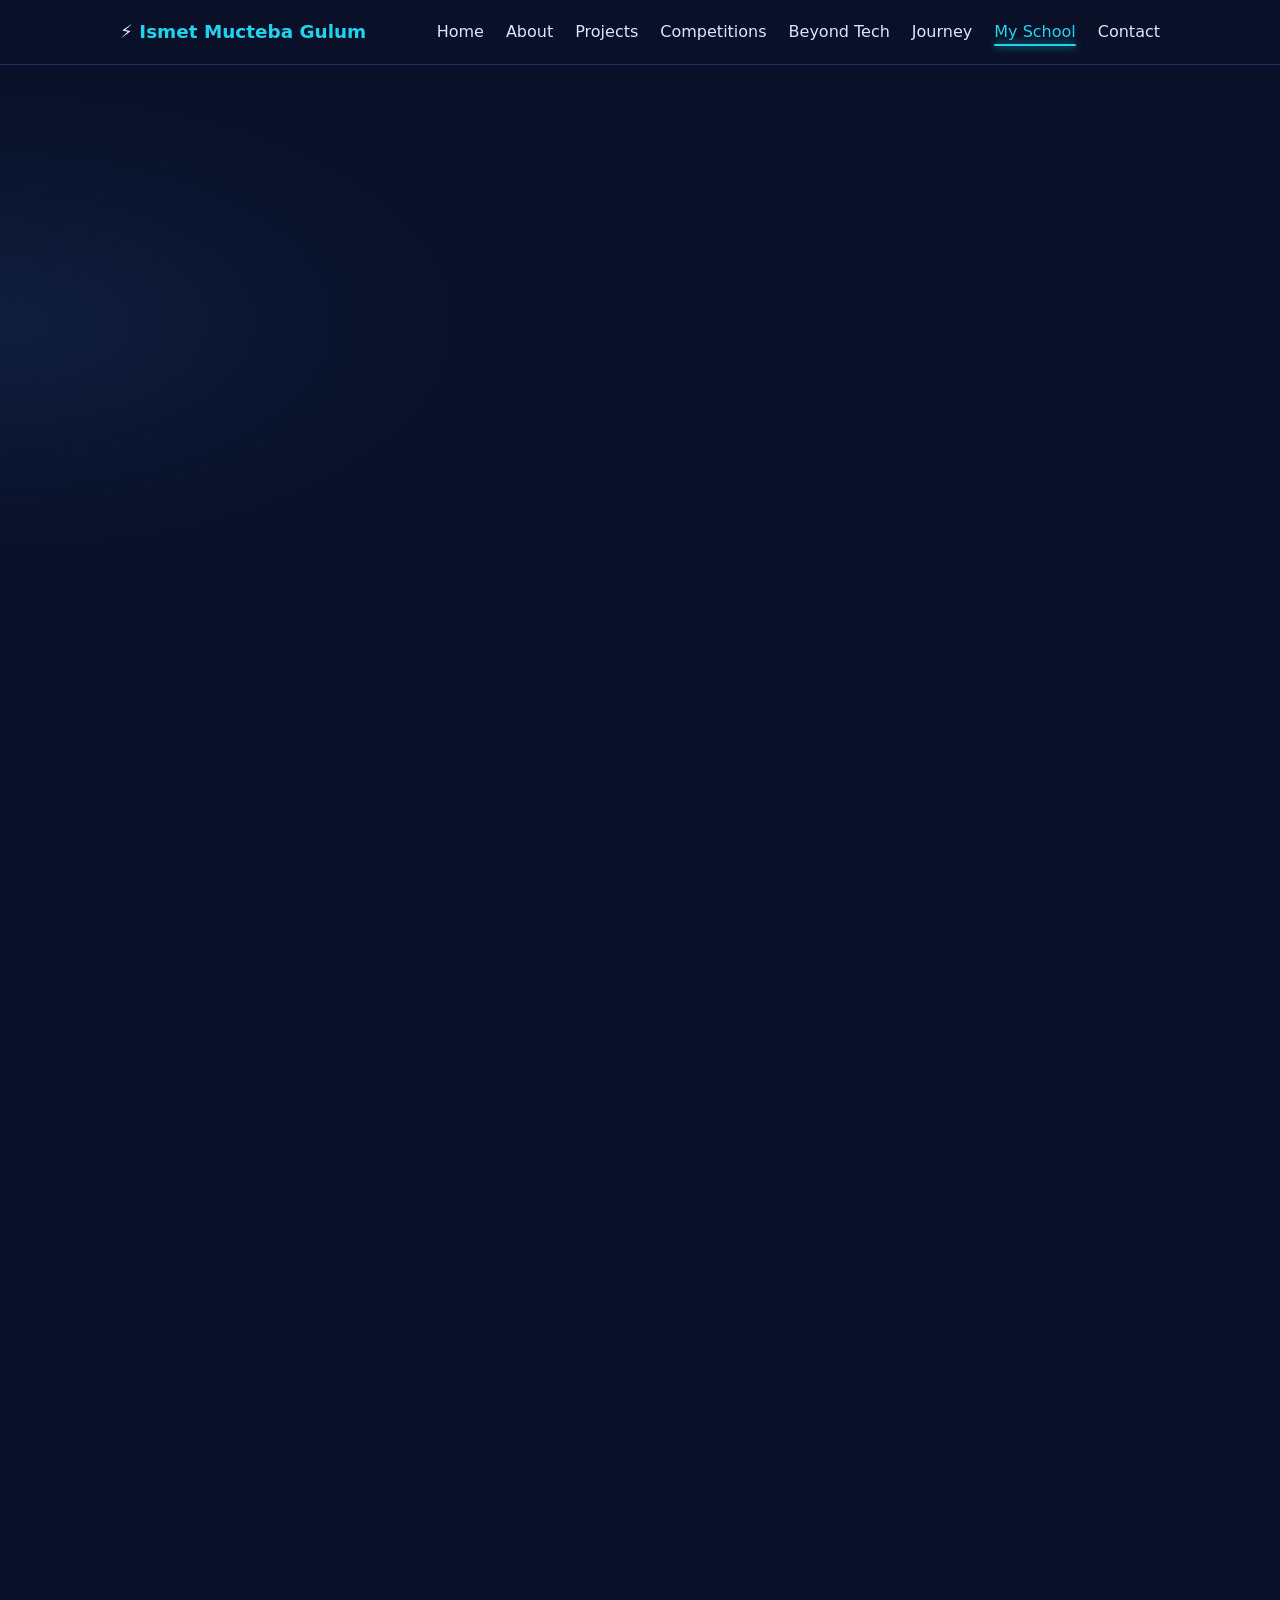
<file: school.html>
<!DOCTYPE html>
<html lang="en">
<head>
  <meta charset="UTF-8" />
  <meta name="viewport" content="width=device-width, initial-scale=1.0" />
  <meta name="theme-color" content="#0a1128" />
  <title>My School — Harmony Science Academy</title>
  <meta name="description" content="My school: Harmony Science Academy at 9431 W Sam Houston Pkwy S, Houston, TX 77099." />

  <link rel="icon" href="data:image/svg+xml,<svg xmlns='http://www.w3.org/2000/svg' viewBox='0 0 100 100'><text y='.9em' font-size='90'>🏫</text></svg>" />

  <!-- speed up page switching -->
  <link rel="prefetch" href="index.html" />
  <link rel="prefetch" href="journey.html" />

  <link rel="stylesheet" href="css/style.css" />
  <noscript><style>.reveal { opacity: 1 !important; transform: none !important; filter: none !important; }</style></noscript>
</head>
<body class="school-page">

  <!-- scroll progress bar -->
  <div class="progress" id="progressBar" aria-hidden="true"></div>

  <!-- ==========================================================
       Nav — same style as the home page
       ========================================================== -->
  <header class="nav" id="top">
    <nav class="nav-inner">
      <a href="index.html" class="logo">⚡ <span>Ismet Mucteba Gulum</span></a>
      <button class="nav-toggle" id="navToggle" aria-label="Open menu">☰</button>
      <ul class="nav-links" id="navLinks">
        <li><a href="index.html">Home</a></li>
        <li><a href="about.html">About</a></li>
        <li><a href="projects.html">Projects</a></li>
        <li><a href="competitions.html">Competitions</a></li>
        <li><a href="beyond.html">Beyond Tech</a></li>
        <li><a href="journey.html">Journey</a></li>
        <li><a href="school.html" class="active">My School</a></li>
        <li><a href="contact.html">Contact</a></li>
      </ul>
    </nav>
  </header>

  <!-- SCHOOL HERO -->
  <section class="hero school-hero reveal">
    <div class="hero-glow-wrap" data-parallax="-0.18">
      <div class="hero-glow"></div>
    </div>

    <span class="shape shape-1"><span class="shape-inner"></span></span>
    <span class="shape shape-2"><span class="shape-inner"></span></span>
    <span class="shape shape-3"><span class="shape-inner"></span></span>

    <div class="hero-stack" data-parallax="0.07">
      <p class="hero-eyebrow">🏫 My School</p>
      <h1>Harmony Science Academy</h1>
      <p class="hero-sub">
        9431 W Sam Houston Pkwy S, Houston, TX 77099
      </p>
      <div class="badge-row">
        <span class="badge">📍 Houston, Texas</span>
        <span class="badge">🔬 Science &amp; Engineering</span>
        <span class="badge">🎓 Home of my builds</span>
      </div>
    </div>
    <a class="scroll-cue" href="#map">▼ see it on the map</a>
  </section>

  <!-- MAP -->
  <section id="map" class="section reveal">
    <h2 class="section-title">Where the School Is</h2>
    <p class="section-hint">You can drag and zoom this map — it's live.</p>

    <!-- The map loads lazily when you scroll to it (faster page). -->
    <div class="map-wrap tilt">
      <div class="map-placeholder" id="mapPlaceholder">
        <p class="map-loading">🗺️ Loading the map…</p>
      </div>
      <iframe
        id="schoolMap"
        class="map-frame"
        title="Map of Harmony Science Academy"
        loading="lazy"
        src="https://www.google.com/maps?q=9431%20W%20Sam%20Houston%20Pkwy%20S%2C%20Houston%2C%20TX%2077099&output=embed"
        allowfullscreen
        referrerpolicy="no-referrer-when-downgrade"></iframe>
    </div>
  </section>

  <!-- ABOUT THE SCHOOL -->
  <section id="about-school" class="section reveal">
    <h2 class="section-title">About My School</h2>
    <div class="grid-3">
      <div class="card skill-card">
        <div class="skill-icon">📌</div>
        <h3>Address</h3>
        <p>9431 W Sam Houston Pkwy S<br />Houston, TX 77099<br />United States</p>
      </div>
      <div class="card skill-card">
        <div class="skill-icon">🔬</div>
        <h3>What I love about it</h3>
        <!-- EDIT ME #6 — replace with your real reasons -->
        <p>A school focused on science and engineering — a great place to grow my skills and interests.</p>
      </div>
      <div class="card skill-card">
        <div class="skill-icon">🛣️</div>
        <h3>Getting there</h3>
        <p>It's on the Sam Houston Tollway (West Beltway 8). Check the map above to explore the area around school.</p>
      </div>
    </div>
  </section>

  <footer class="footer">
    <p>⚡ Back to the portfolio → <a href="index.html"><span>Ismet Mucteba Gulum</span>'s homepage</a></p>
    <p><a href="#top">Back to top ▲</a></p>
  </footer>

  <a href="#top" class="to-top" id="toTop" aria-label="Back to top">▲</a>

  <script src="js/main.js"></script>
</body>
</html>
</file>
<file: css/style.css>
/* ==========================================================
   Engineering Portfolio — styles v2
   Dark blue theme with cyan glow + heavy animation.

   Quick edit guide:
   - "--bg"     : page background color
   - "--accent" : the cyan glow color
   - .project-cover: grey placeholder for project images
   ========================================================== */

:root {
  --bg: #0a1128;              /* deep dark blue */
  --bg-soft: #0f1a3a;         /* slightly lighter blue */
  --card: #12204a;
  --line: #1e2f5e;
  --text: #dbe6ff;
  --muted: #8fa4d0;
  --accent: #22d3ee;          /* cyan glow */
  --accent-soft: rgba(34, 211, 238, 0.15);
  --sky: #38bdf8;
  --placeholder: #9aa3b2;     /* grey used on project covers */
  --placeholder-bg: #2c3442;
  --radius: 14px;
  --shadow: 0 10px 30px rgba(0, 0, 0, 0.35);
  --ease: cubic-bezier(0.22, 1, 0.36, 1);
}

* { margin: 0; padding: 0; box-sizing: border-box; }

html { scroll-behavior: smooth; }

body {
  font-family: "Segoe UI", system-ui, -apple-system, Arial, sans-serif;
  -webkit-tap-highlight-color: transparent; /* no grey flash when tapping on phones */
  background:
    radial-gradient(1000px 500px at 80% -10%, rgba(34, 211, 238, 0.12), transparent 60%),
    radial-gradient(800px 400px at 0% 10%, rgba(59, 130, 246, 0.10), transparent 60%),
    var(--bg);
  color: var(--text);
  line-height: 1.6;
  overflow-x: hidden;
}

a { color: var(--accent); text-decoration: none; }
a:hover { text-decoration: underline; }

/* soft fade-out when switching pages (see main.js) */
body { transition: opacity 0.25s ease; }
body.page-exit { opacity: 0; }

/* ---------- Scroll progress bar ---------- */
.progress {
  position: fixed;
  top: 0; left: 0;
  height: 3px;
  width: 0%;
  background: linear-gradient(90deg, var(--accent), var(--sky));
  box-shadow: 0 0 12px rgba(34, 211, 238, 0.8);
  z-index: 60;
}

/* ---------- Nav ---------- */
.nav {
  position: sticky;
  top: 0;
  z-index: 50;
  background: rgba(10, 17, 40, 0.85);
  backdrop-filter: blur(10px);
  border-bottom: 1px solid var(--line);
  transition: box-shadow 0.3s;
}
.nav.scrolled { box-shadow: 0 4px 20px rgba(0, 0, 0, 0.45); }

.nav-inner {
  max-width: 1080px;
  margin: 0 auto;
  padding: 0 20px;
  height: 64px;
  display: flex;
  align-items: center;
  justify-content: space-between;
}

.logo { font-weight: 700; font-size: 1.15rem; color: var(--text); }
.logo span { color: var(--accent); }

.nav-links { display: flex; gap: 22px; list-style: none; }

.nav-links a {
  color: var(--text);
  font-weight: 500;
  position: relative;
}
.nav-links a::after {
  content: "";
  position: absolute;
  left: 0; bottom: -5px;
  width: 0;
  height: 2px;
  border-radius: 2px;
  background: var(--accent);
  box-shadow: 0 0 8px var(--accent);
  transition: width 0.3s var(--ease);
}
.nav-links a:hover::after,
.nav-links a.active::after { width: 100%; }
.nav-links a:hover, .nav-links a.active { color: var(--accent); }

.nav-toggle {
  display: none;
  background: none;
  border: none;
  color: var(--text);
  font-size: 1.5rem;
  width: 44px;   /* big enough to tap easily */
  height: 44px;
  align-items: center;
  justify-content: center;
  border-radius: 10px;
  cursor: pointer;
}

/* ---------- Hero ---------- */
.hero {
  position: relative;
  min-height: 92vh;
  display: flex;
  flex-direction: column;
  align-items: center;
  justify-content: center;
  text-align: center;
  padding: 100px 20px 60px;
  overflow: hidden;
}

.hero > * { position: relative; z-index: 1; }

.hero-glow-wrap { position: absolute; inset: 0; z-index: 0; pointer-events: none; }

.hero-glow {
  position: absolute;
  top: 50%; left: 50%;
  width: 560px; height: 560px;
  margin: -280px 0 0 -280px;
  border-radius: 50%;
  background: radial-gradient(circle, var(--accent-soft), transparent 65%);
  animation: pulse 5s ease-in-out infinite;
}

@keyframes pulse {
  0%, 100% { opacity: 0.55; transform: scale(1); }
  50%      { opacity: 1;    transform: scale(1.12); }
}

/* -- floating background shapes (wrapper = parallax, inner = float) -- */
.shape { position: absolute; z-index: 0; pointer-events: none; }
.shape-inner { display: block; width: 100%; height: 100%; animation: floaty 6s ease-in-out infinite; }

.shape-1 { width: 12px; height: 12px; top: 20%; left: 10%; }
.shape-1 .shape-inner { border-radius: 50%; background: var(--accent); box-shadow: 0 0 16px rgba(34, 211, 238, 0.9); }

.shape-2 { width: 26px; height: 26px; top: 66%; left: 6%; }
.shape-2 .shape-inner { border-radius: 50%; border: 2px solid rgba(34, 211, 238, 0.5); animation-delay: 0.5s; animation-duration: 7s; }

.shape-3 { width: 10px; height: 10px; top: 26%; right: 12%; }
.shape-3 .shape-inner { border-radius: 50%; background: var(--sky); box-shadow: 0 0 14px rgba(56, 189, 248, 0.9); animation-delay: 1s; animation-duration: 5.5s; }

.shape-4 { width: 20px; height: 20px; top: 62%; right: 8%; }
.shape-4 .shape-inner { border-radius: 50%; border: 2px dashed rgba(56, 189, 248, 0.55); animation-delay: 0.3s; animation-duration: 6.5s; }

.shape-5 { width: 30px; height: 30px; top: 44%; left: 22%; }
.shape-5 .shape-inner {
  background:
    linear-gradient(var(--accent), var(--accent)) center / 100% 3px no-repeat,
    linear-gradient(var(--accent), var(--accent)) center / 3px 100% no-repeat;
  filter: drop-shadow(0 0 8px rgba(34, 211, 238, 0.8));
  animation-delay: 0.7s;
  animation-duration: 8s;
}

@keyframes floaty {
  0%, 100% { transform: translateY(-9px); }
  50%      { transform: translateY(11px); }
}

.hero-eyebrow {
  font-size: 0.95rem;
  letter-spacing: 2px;
  text-transform: uppercase;
  color: var(--accent);
  margin-bottom: 14px;
}

.hero h1 {
  font-size: clamp(2.2rem, 6vw, 4rem);
  line-height: 1.15;
  margin-bottom: 12px;
}

.accent {
  background: linear-gradient(90deg, var(--accent), var(--sky), #818cf8);
  -webkit-background-clip: text;
  background-clip: text;
  color: transparent;
  animation: hueglow 4s ease-in-out infinite;
}
@keyframes hueglow {
  0%, 100% { filter: drop-shadow(0 0 10px rgba(34, 211, 238, 0.35)); }
  50%      { filter: drop-shadow(0 0 26px rgba(34, 211, 238, 0.75)); }
}

.hero-sub { color: var(--muted); font-size: clamp(1rem, 2.4vw, 1.25rem); }

.badge-row { display: flex; flex-wrap: wrap; gap: 10px; justify-content: center; margin: 22px 0 26px; }

.badge {
  background: var(--accent-soft);
  color: var(--accent);
  border: 1px solid rgba(34, 211, 238, 0.35);
  border-radius: 999px;
  padding: 6px 14px;
  font-size: 0.9rem;
  font-weight: 600;
  transition: transform 0.2s var(--ease), box-shadow 0.25s;
}
.badge:hover {
  transform: translateY(-4px) scale(1.07);
  box-shadow: 0 0 18px rgba(34, 211, 238, 0.4);
}

.hero-buttons { display: flex; gap: 14px; flex-wrap: wrap; justify-content: center; }

.btn {
  padding: 12px 26px;
  border-radius: 999px;
  font-weight: 700;
  font-size: 0.98rem;
  transition: transform 0.2s var(--ease), box-shadow 0.25s;
}
.btn:hover { transform: translateY(-3px) scale(1.03); text-decoration: none; }

.btn-primary {
  position: relative;
  overflow: hidden;
  background: var(--accent);
  color: #04121f;
  box-shadow: 0 0 22px rgba(34, 211, 238, 0.45);
}
.btn-primary:hover { box-shadow: 0 0 40px rgba(34, 211, 238, 0.85); }
/* light sweep that crosses the button */
.btn-primary::after {
  content: "";
  position: absolute;
  top: 0; left: -150%;
  width: 55%;
  height: 100%;
  background: linear-gradient(105deg, transparent, rgba(255, 255, 255, 0.6), transparent);
  transform: skewX(-20deg);
  animation: shine 3.4s ease-in-out infinite;
}
@keyframes shine {
  0%        { left: -150%; }
  55%, 100% { left: 160%; }
}

.btn-ghost { border: 1px solid var(--line); color: var(--text); background: rgba(255, 255, 255, 0.03); }
.btn-ghost:hover { border-color: var(--accent); color: var(--accent); }

.scroll-cue {
  position: absolute;
  bottom: 26px;
  color: var(--muted);
  font-size: 0.9rem;
  animation: bob 1.8s ease-in-out infinite;
  z-index: 1;
}
@keyframes bob { 0%, 100% { transform: translateY(0); } 50% { transform: translateY(9px); } }

/* ---------- Marquee strip ---------- */
.marquee {
  overflow: hidden;
  border-top: 1px solid var(--line);
  border-bottom: 1px solid var(--line);
  background: rgba(18, 32, 74, 0.5);
  padding: 13px 0;
  position: relative;
  -webkit-mask-image: linear-gradient(90deg, transparent, #000 10%, #000 90%, transparent);
  mask-image: linear-gradient(90deg, transparent, #000 10%, #000 90%, transparent);
}
.marquee-track {
  display: flex;
  width: max-content;
  animation: marquee 24s linear infinite;
}
.marquee-half { display: flex; }
.marquee span {
  padding: 0 26px;
  font-weight: 800;
  letter-spacing: 3px;
  color: var(--muted);
  white-space: nowrap;
}
@keyframes marquee { to { transform: translateX(-50%); } }
.marquee:hover .marquee-track { animation-play-state: paused; }

/* ==========================================================
   SCROLL REVEAL SYSTEM (reusable — runs every time you scroll)
   - scrolling DOWN: things slide UP into view from below
   - scrolling UP:   things slide DOWN into view from above
   ========================================================== */
.reveal {
  opacity: 0;
  will-change: transform, opacity, filter;
  transition:
    opacity 0.9s var(--ease),
    transform 0.9s var(--ease),
    filter 0.9s var(--ease);
}

/* hidden positions (blur + tilt for extra movement) */
.reveal.hidden-down { transform: translateY(64px) rotate(1.2deg) scale(0.985); }
.reveal.hidden-up   { transform: translateY(-64px) rotate(-1.2deg) scale(0.985); }
.reveal:not(.visible) { opacity: 0; filter: blur(5px); }

/* shown state — small extra settle */
.reveal.visible {
  opacity: 1;
  transform: translateY(0) rotate(0deg) scale(1);
  filter: blur(0);
}

/* staggering: children of grids come in one after another */
.reveal.visible { transition-delay: var(--d, 0s); }
.reveal:not(.visible) { transition-delay: 0s; }

.grid-3 > .reveal:nth-child(2) { --d: 0.12s; }
.grid-3 > .reveal:nth-child(3) { --d: 0.24s; }
.tl-item:nth-child(2) { --d: 0.12s; }
.tl-item:nth-child(3) { --d: 0.24s; }
.tl-item:nth-child(4) { --d: 0.36s; }

/* ---------- Sections & cards ---------- */
.section {
  max-width: 1080px;
  margin: 0 auto;
  padding: 90px 20px;
  /* performance: skip rendering sections that are far off-screen */
  content-visibility: auto;
  contain-intrinsic-size: auto 500px;
}

.section-title {
  font-size: clamp(1.6rem, 4vw, 2.2rem);
  margin-bottom: 8px;
  position: relative;
}
.section-title::after {
  content: "";
  display: block;
  width: 60px;
  height: 4px;
  margin-top: 10px;
  border-radius: 2px;
  background: linear-gradient(90deg, var(--accent), transparent);
  box-shadow: 0 0 12px rgba(34, 211, 238, 0.6);
}

.section-hint { color: var(--muted); margin-bottom: 30px; }

.sub-title { margin: 42px 0 18px; font-size: 1.3rem; color: var(--accent); }

.grid-3 {
  display: grid;
  grid-template-columns: repeat(auto-fit, minmax(260px, 1fr));
  gap: 22px;
}

.card {
  background: linear-gradient(180deg, var(--card), var(--bg-soft));
  border: 1px solid var(--line);
  border-radius: var(--radius);
  padding: 26px;
  box-shadow: var(--shadow);
}
.card:hover {
  transform: translateY(-6px);
  border-color: rgba(34, 211, 238, 0.55);
  box-shadow: 0 0 0 1px rgba(34, 211, 238, 0.2), 0 16px 44px rgba(0, 0, 0, 0.5), 0 0 30px rgba(34, 211, 238, 0.12);
  transition: transform 0.25s var(--ease), border-color 0.25s, box-shadow 0.3s;
}

.skill-card { text-align: center; }
.skill-icon { font-size: 2.4rem; margin-bottom: 10px; display: inline-block; }
.skill-card h3 { margin-bottom: 8px; }
.skill-card p { color: var(--muted); font-size: 0.95rem; }

.about-card { max-width: 720px; margin: 0 auto; }
.about-card p { margin-bottom: 10px; }
.about-card strong { color: var(--accent); }

/* ---------- Project cards (grey placeholder covers) ---------- */
.project-card { padding: 0 0 22px; overflow: hidden; display: flex; flex-direction: column; }
.project-card h4 { padding: 16px 22px 0; }
.project-desc { padding: 4px 22px 0; color: var(--muted); font-size: 0.92rem; }

/* Grey cover that sits where your project image will go.
   When you add a real image, replace the emoji inside the div
   with an <img> tag and change background below to a photo. */
.project-cover {
  height: 150px;
  display: flex;
  align-items: center;
  justify-content: center;
  font-size: 3rem;
  color: var(--placeholder);
  background:
    repeating-linear-gradient(45deg, var(--placeholder-bg) 0 14px, #333c4c 14px 28px);
  border-bottom: 1px solid var(--line);
  position: relative;
}
/* light glare that follows the mouse across the cover */
.project-cover::before {
  content: "";
  position: absolute;
  inset: 0;
  background: radial-gradient(
    circle at var(--gx, 50%) var(--gy, 50%),
    rgba(34, 211, 238, 0.28),
    transparent 55%
  );
  opacity: 0;
  transition: opacity 0.3s;
  z-index: 1;
  pointer-events: none;
}
.project-cover:hover::before { opacity: 1; }

.project-cover::after {
  content: "COMING SOON";
  position: absolute;
  bottom: 8px;
  left: 0; right: 0;
  text-align: center;
  font-size: 0.7rem;
  letter-spacing: 3px;
  color: var(--placeholder);
  opacity: 0.8;
}

/* the emoji on the cover bobs up and down */
.cover-emoji { display: inline-block; animation: cover-bob 3s ease-in-out infinite; }
/* the emoji rattles when you hover the cover */
.project-cover:hover .cover-emoji { animation: cover-shake 0.45s ease; }
@keyframes cover-shake {
  0%, 100% { transform: translateY(-5px) rotate(0deg); }
  25%      { transform: translateY(-12px) rotate(-9deg); }
  75%      { transform: translateY(8px) rotate(9deg); }
}
.project-card:nth-child(2) .cover-emoji { animation-delay: 0.4s; }
.project-card:nth-child(3) .cover-emoji { animation-delay: 0.8s; }
@keyframes cover-bob {
  0%, 100% { transform: translateY(-5px); }
  50%      { transform: translateY(7px); }
}

/* ---------- 3D tilt (mouse) ---------- */
.tilt {
  transform: perspective(800px) rotateX(var(--rx, 0deg)) rotateY(var(--ry, 0deg));
  transition: transform 0.15s ease-out;
  transform-style: preserve-3d;
}

/* ---------- Timeline (journey) ---------- */
.timeline { position: relative; max-width: 680px; margin: 0 auto; padding-left: 34px; }
.timeline::before {
  content: "";
  position: absolute;
  left: 10px; top: 6px; bottom: 6px;
  width: 3px;
  border-radius: 2px;
  background: linear-gradient(180deg, var(--accent), transparent);
}
.tl-item { position: relative; margin-bottom: 26px; }
.tl-dot {
  position: absolute;
  left: -30px; top: 22px;
  width: 14px; height: 14px;
  border-radius: 50%;
  background: var(--accent);
  box-shadow: 0 0 12px var(--accent);
}
/* radar ping around each dot */
.tl-dot::after {
  content: "";
  position: absolute;
  inset: -7px;
  border-radius: 50%;
  border: 2px solid var(--accent);
  animation: ping 2.2s ease-out infinite;
}
@keyframes ping {
  0%        { transform: scale(0.5); opacity: 0.95; }
  80%, 100% { transform: scale(1.9); opacity: 0; }
}
.tl-card h4 { margin-bottom: 6px; }
.tl-card p { color: var(--muted); font-size: 0.95rem; }

/* ---------- Contact & footer ---------- */
.contact-card { max-width: 720px; margin: 0 auto; text-align: center; }
.contact-card p { margin-bottom: 8px; }

.contact-buttons {
  display: flex;
  gap: 12px;
  justify-content: center;
  flex-wrap: wrap;
  margin: 14px 0 0;
}
.contact-note {
  color: var(--muted);
  font-size: 0.85rem;
  margin-top: 12px;
  font-style: italic;
}

.footer {
  border-top: 1px solid var(--line);
  padding: 34px 20px;
  text-align: center;
  color: var(--muted);
  font-size: 0.92rem;
}
.footer p { margin-bottom: 6px; }

.to-top {
  position: fixed;
  right: 22px; bottom: 22px;
  width: 46px; height: 46px;
  border-radius: 50%;
  background: var(--accent);
  color: #04121f;
  font-weight: 700;
  display: flex;
  align-items: center;
  justify-content: center;
  opacity: 0;
  pointer-events: none;
  transform: translateY(12px);
  transition: opacity 0.3s, transform 0.3s;
  z-index: 55;
}
.to-top.show {
  opacity: 1;
  pointer-events: auto;
  transform: translateY(0);
  animation: toppulse 2s ease-in-out infinite;
}
@keyframes toppulse {
  0%, 100% { box-shadow: 0 0 14px rgba(34, 211, 238, 0.5); }
  50%      { box-shadow: 0 0 32px rgba(34, 211, 238, 0.95); }
}
.to-top:hover { text-decoration: none; }

/* ---------- Map (school page) ---------- */
.map-wrap {
  position: relative;
  border-radius: var(--radius);
  overflow: hidden;
  border: 1px solid var(--line);
  box-shadow: var(--shadow);
  height: 460px;
  background: var(--bg-soft);
}

.map-frame {
  position: absolute;
  inset: 0;
  width: 100%;
  height: 100%;
  border: 0;
}

.map-placeholder {
  position: absolute;
  inset: 0;
  display: flex;
  align-items: center;
  justify-content: center;
  font-size: 1.1rem;
  z-index: 2;
  transition: opacity 0.4s;
}
.map-placeholder.hidden { opacity: 0; pointer-events: none; }

.map-loading { color: var(--muted); }

/* ---------- Competitions page ---------- */
.grid-2 {
  display: grid;
  grid-template-columns: repeat(auto-fit, minmax(300px, 1fr));
  gap: 22px;
}

.cmp-card { position: relative; padding-top: 34px; }
.cmp-card h3 { margin-bottom: 12px; }

.cmp-tag {
  position: absolute;
  top: 16px; right: 16px;
  font-size: 0.72rem;
  font-weight: 700;
  letter-spacing: 1px;
  text-transform: uppercase;
  color: var(--accent);
  background: var(--accent-soft);
  border: 1px solid rgba(34, 211, 238, 0.35);
  border-radius: 999px;
  padding: 4px 12px;
}

.cmp-list { list-style: none; }
.cmp-list li {
  padding: 8px 0;
  border-bottom: 1px dashed var(--line);
  color: var(--muted);
  font-size: 0.95rem;
}
.cmp-list li:last-child { border-bottom: none; }
.cmp-list strong { color: var(--text); }

/* ---------- Sub-page hero (About, Projects, etc.) ---------- */
.hero.page-hero {
  min-height: 48vh;
  padding: 96px 20px 54px;
}
.hero.page-hero .hero-sub { max-width: 620px; margin: 0 auto; }
.hero.page-hero .badge-row { margin-bottom: 0; }

/* ---------- Explore grid (home page page-switcher) ---------- */
.explore-grid {
  display: grid;
  grid-template-columns: repeat(auto-fit, minmax(250px, 1fr));
  gap: 18px;
}

.explore-card {
  display: flex;
  flex-direction: column;
  gap: 8px;
  padding: 26px;
  border-radius: var(--radius);
  border: 1px solid var(--line);
  background: linear-gradient(180deg, var(--card), var(--bg-soft));
  box-shadow: var(--shadow);
  color: var(--text);
  position: relative;
  overflow: hidden;
  transition: transform 0.25s var(--ease), border-color 0.25s, box-shadow 0.3s;
}
.explore-card::after {
  content: "";
  position: absolute;
  top: 0; left: 0; right: 0;
  height: 3px;
  background: linear-gradient(90deg, var(--accent), var(--sky));
  opacity: 0;
  transition: opacity 0.3s;
}
.explore-card:hover {
  transform: translateY(-7px);
  text-decoration: none;
  border-color: rgba(34, 211, 238, 0.55);
  box-shadow: 0 0 0 1px rgba(34, 211, 238, 0.2), 0 18px 44px rgba(0, 0, 0, 0.5), 0 0 30px rgba(34, 211, 238, 0.12);
}
.explore-card:hover::after { opacity: 1; }
.explore-card h3 { color: var(--accent); }
.explore-card p { color: var(--muted); font-size: 0.92rem; flex: 1; }
.explore-icon { font-size: 2.2rem; }
.explore-go { color: var(--accent); font-weight: 700; font-size: 0.92rem; }

/* ---------- Responsive: tablets + phones get the hamburger menu ---------- */
@media (max-width: 960px) {
  .nav-toggle { display: flex; }
  .nav-links {
    display: none;
    position: absolute;
    top: 64px; left: 0; right: 0;
    flex-direction: column;
    gap: 0;
    max-height: calc(100vh - 64px);
    overflow-y: auto;
    background: rgba(10, 17, 40, 0.97);
    border-bottom: 1px solid var(--line);
    padding: 10px 0;
  }
  .nav-links.open { display: flex; }
  .nav-links a { display: block; padding: 14px 20px; }
  .map-wrap { height: 340px; }
  .shape-4, .shape-5 { display: none; }
}

/* ---------- Touch devices: don't leave hover effects stuck on taps ---------- */
@media (hover: none) {
  .card:hover,
  .explore-card:hover {
    transform: none;
    box-shadow: var(--shadow);
  }
  .card:hover { border-color: var(--line); }
  .badge:hover, .btn:hover { transform: none; }
  .btn-ghost:hover { border-color: var(--line); color: var(--text); }
  .btn-primary:hover { box-shadow: 0 0 22px rgba(34, 211, 238, 0.45); }
  .project-cover::before,
  .explore-card::after,
  .nav-links a::after { display: none; }
}

/* ---------- Respect people who prefer less motion ---------- */
@media (prefers-reduced-motion: reduce) {
  html { scroll-behavior: auto; }
  .reveal { opacity: 1 !important; transform: none !important; filter: none !important; }
  .shape, .hero-glow, .scroll-cue, .cover-emoji { display: none !important; }
  .marquee-track, .tl-dot::after, .btn-primary::after, .to-top.show, .accent { animation: none !important; }
}
</file>
